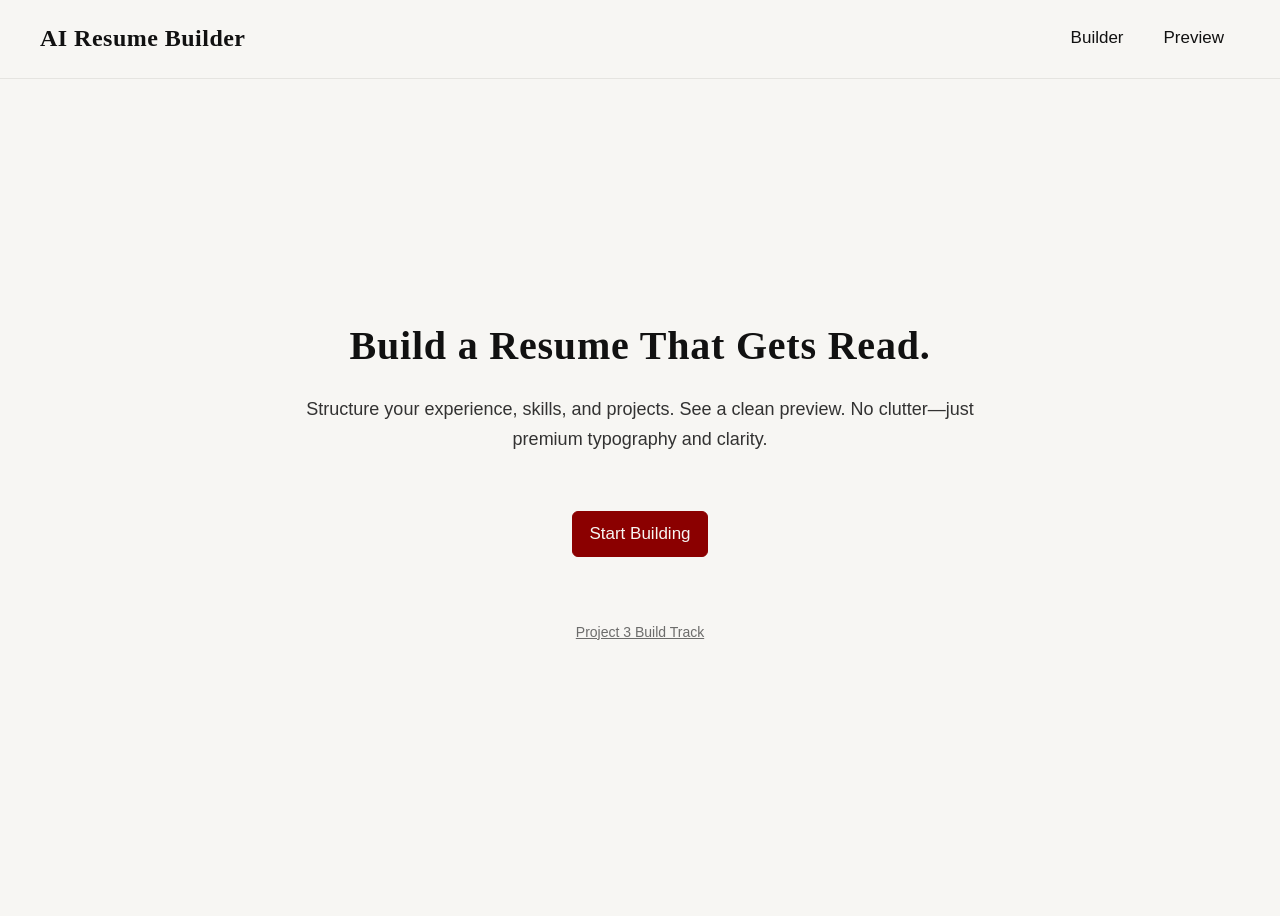
<file: index.html>
<!DOCTYPE html>
<html lang="en">
<head>
  <meta charset="UTF-8">
  <meta http-equiv="refresh" content="0;url=design-system/">
  <title>AI Resume Builder — Redirecting</title>
</head>
<body>
  <p>Redirecting to <a href="design-system/">AI Resume Builder</a>…</p>
</body>
</html>
</file>
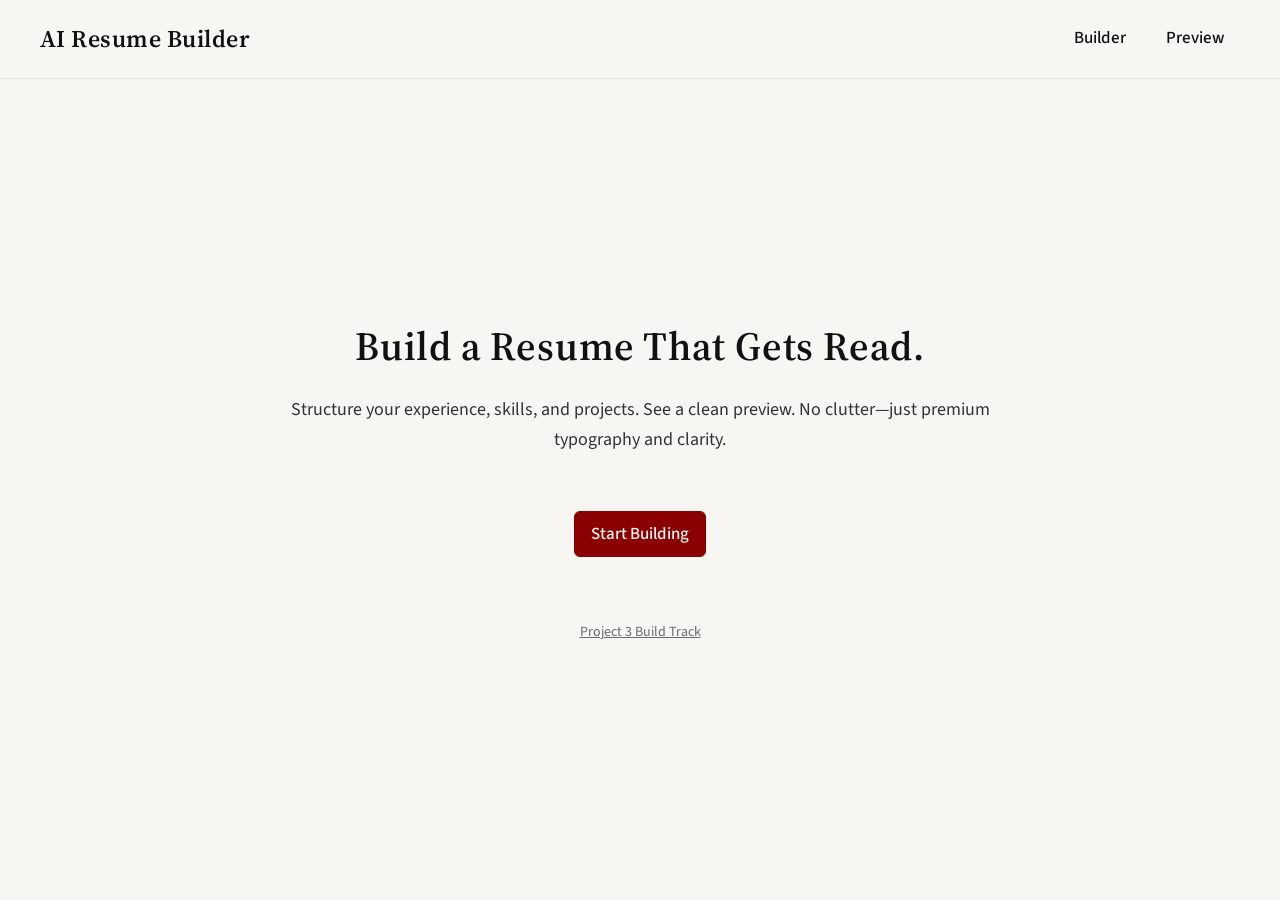
<file: design-system/index.html>
<!DOCTYPE html>
<html lang="en">
<head>
  <meta charset="UTF-8">
  <meta name="viewport" content="width=device-width, initial-scale=1.0">
  <title>AI Resume Builder</title>
  <link rel="stylesheet" href="design-system.css">
  <link rel="stylesheet" href="app.css">
  <link rel="stylesheet" href="resume-app.css">
</head>
<body class="resume-app">

  <nav class="resume-nav" role="navigation">
    <a href="index.html" class="resume-nav__brand">AI Resume Builder</a>
    <ul class="resume-nav__links">
      <li><a href="builder.html">Builder</a></li>
      <li><a href="preview.html">Preview</a></li>
    </ul>
  </nav>

  <main class="resume-home">
    <h1 class="resume-home__headline">Build a Resume That Gets Read.</h1>
    <p class="resume-home__sub">Structure your experience, skills, and projects. See a clean preview. No clutter—just premium typography and clarity.</p>
    <div class="resume-home__cta">
      <a href="builder.html" class="kn-btn kn-btn--primary">Start Building</a>
    </div>
    <p class="resume-home__footer">
      <a href="rb/01-problem.html">Project 3 Build Track</a>
    </p>
  </main>

</body>
</html>
</file>
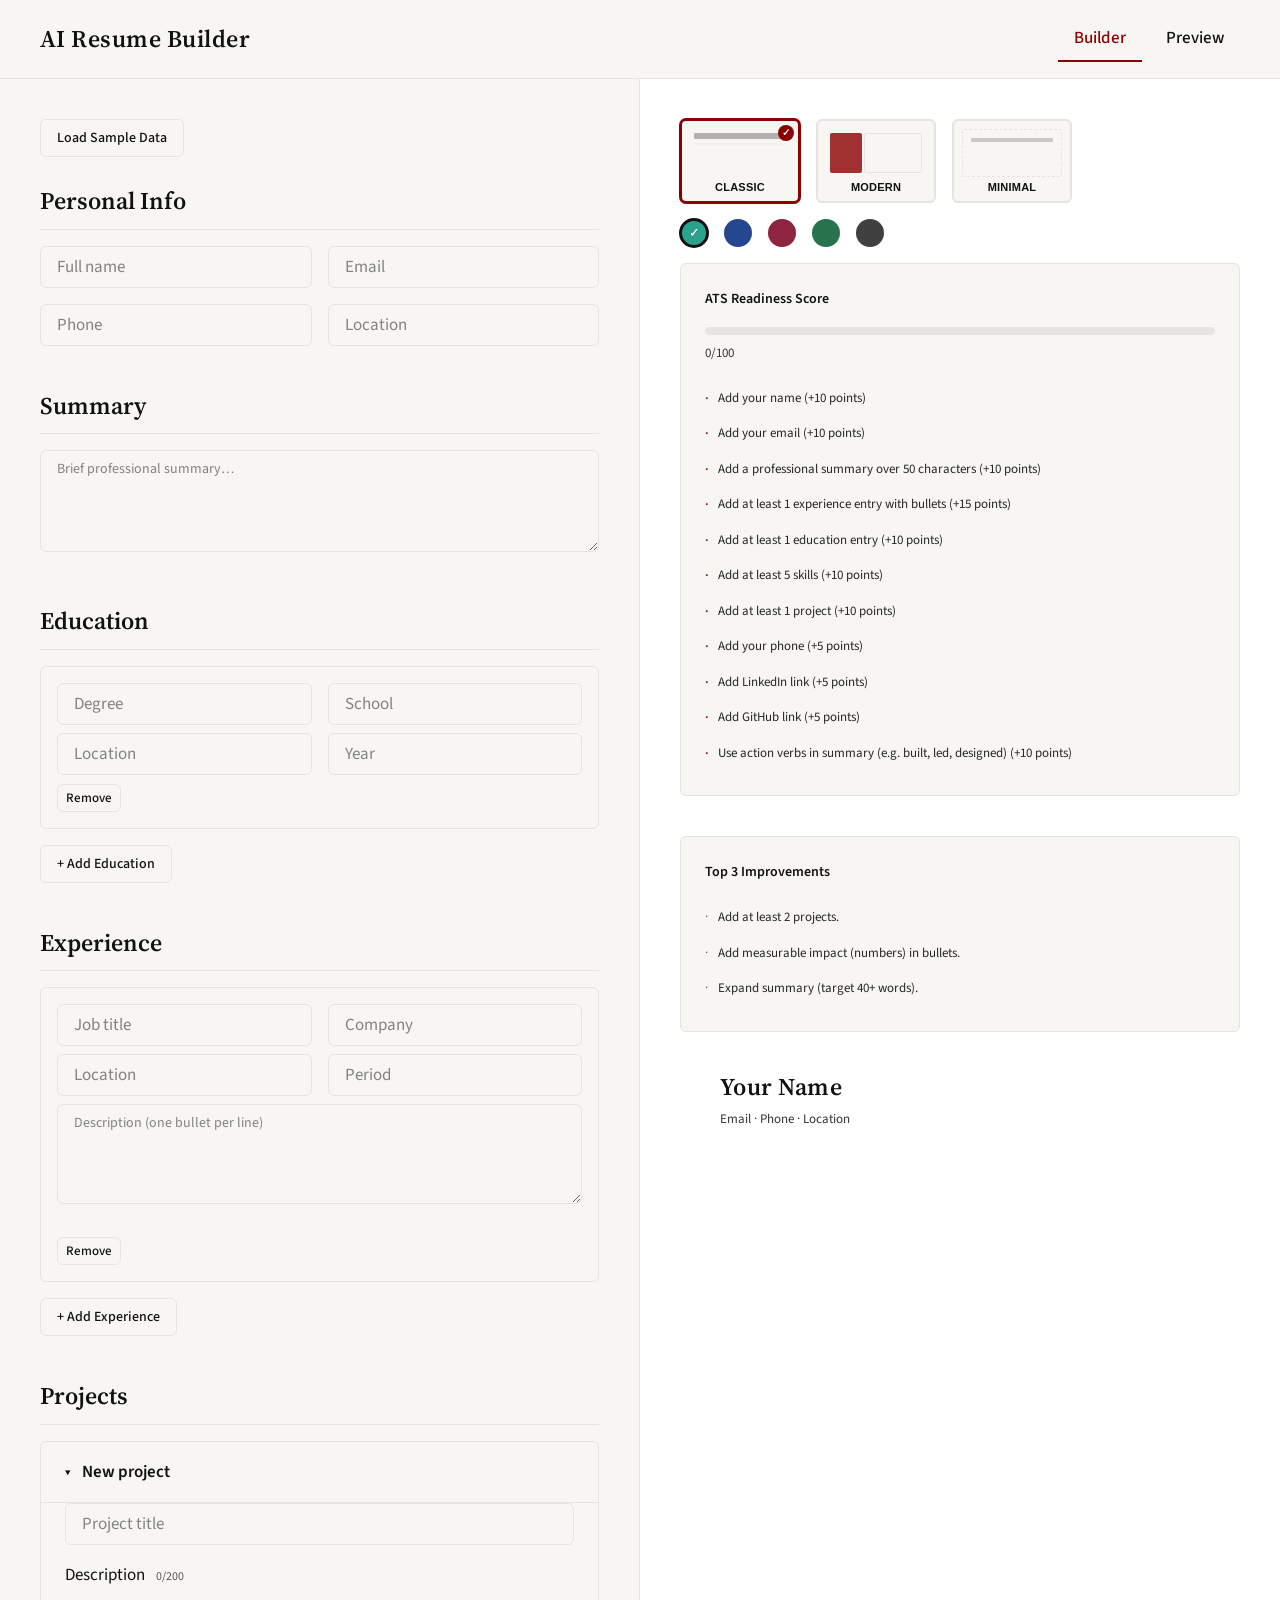
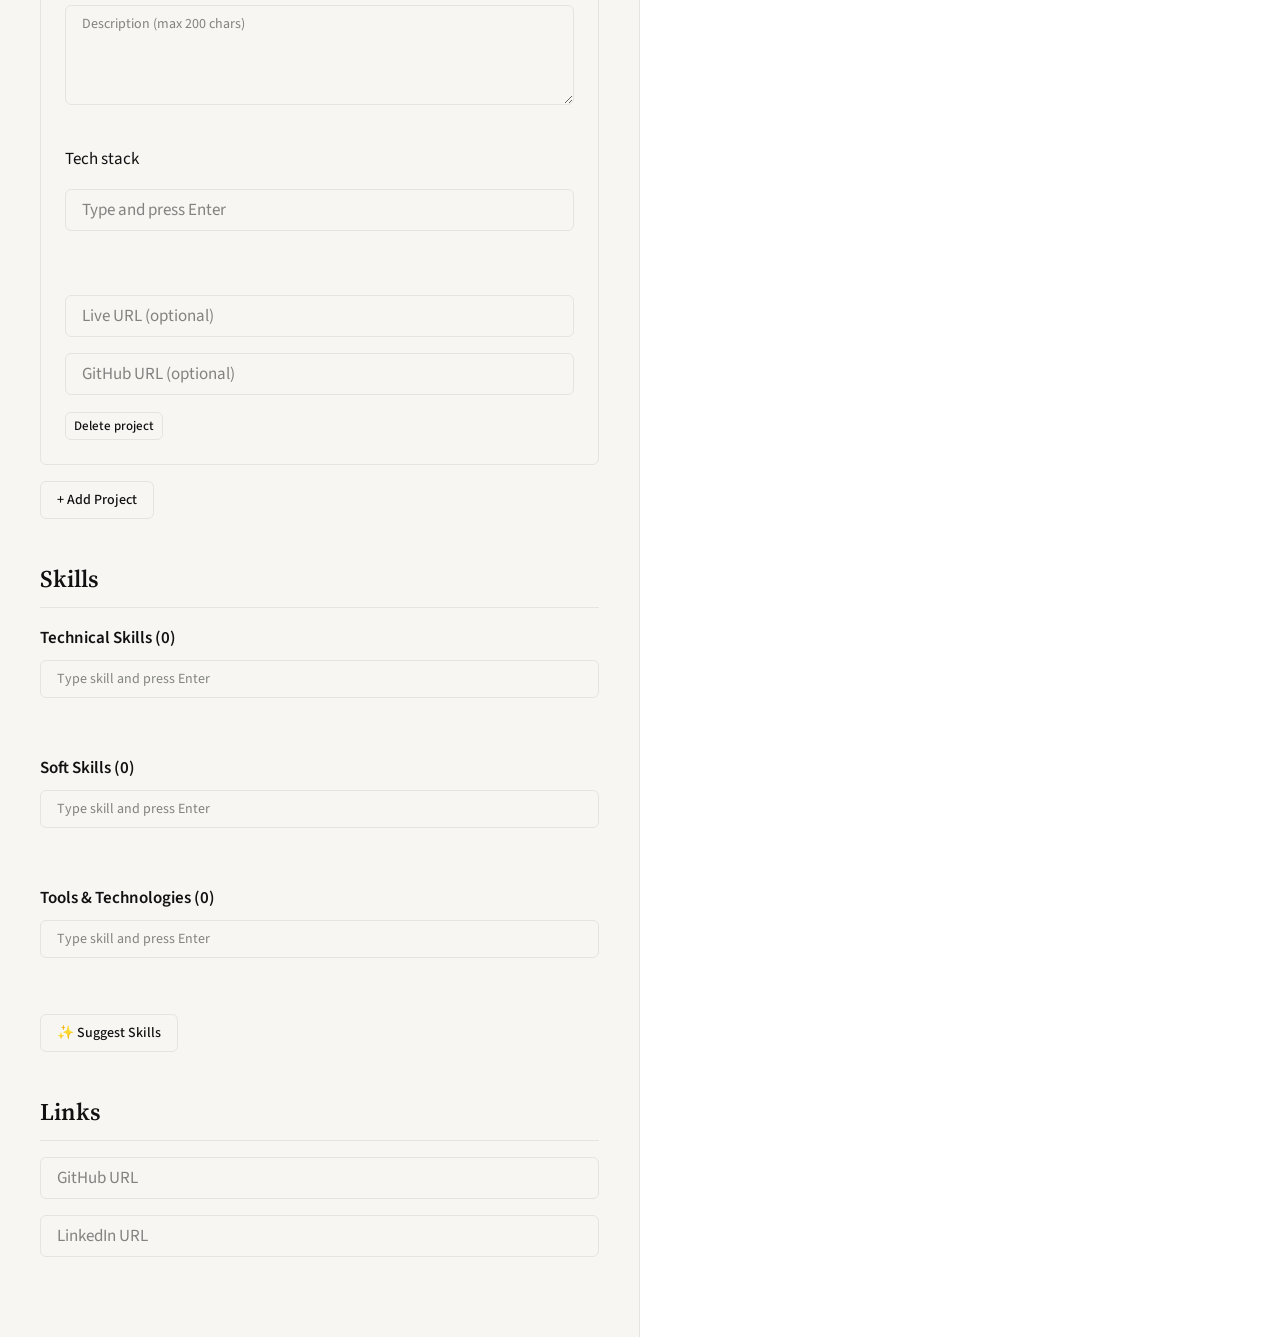
<file: design-system/builder.html>
<!DOCTYPE html>
<html lang="en">
<head>
  <meta charset="UTF-8">
  <meta name="viewport" content="width=device-width, initial-scale=1.0">
  <title>Builder — AI Resume Builder</title>
  <link rel="stylesheet" href="design-system.css">
  <link rel="stylesheet" href="app.css">
  <link rel="stylesheet" href="resume-app.css">
</head>
<body class="resume-app">

  <nav class="resume-nav" role="navigation">
    <a href="index.html" class="resume-nav__brand">AI Resume Builder</a>
    <ul class="resume-nav__links">
      <li><a href="builder.html" class="is-active">Builder</a></li>
      <li><a href="preview.html">Preview</a></li>
    </ul>
  </nav>

  <div class="resume-builder">
    <div class="resume-builder__form">
      <div class="resume-builder__toolbar">
        <button type="button" class="kn-btn kn-btn--secondary" id="load-sample-btn">Load Sample Data</button>
      </div>

      <div class="resume-form-section">
        <h2 class="resume-form-section__title">Personal Info</h2>
        <div class="resume-form-row">
          <input type="text" class="kn-input" id="personal-name" placeholder="Full name">
          <input type="email" class="kn-input" id="personal-email" placeholder="Email">
        </div>
        <div class="resume-form-row">
          <input type="text" class="kn-input" id="personal-phone" placeholder="Phone">
          <input type="text" class="kn-input" id="personal-location" placeholder="Location">
        </div>
      </div>

      <div class="resume-form-section">
        <h2 class="resume-form-section__title">Summary</h2>
        <textarea class="kn-input" id="summary" placeholder="Brief professional summary…" rows="4"></textarea>
      </div>

      <div class="resume-form-section">
        <h2 class="resume-form-section__title">Education</h2>
        <ul class="resume-entries" id="education-list"></ul>
        <div class="resume-form-actions">
          <button type="button" class="kn-btn kn-btn--secondary" id="add-education">+ Add Education</button>
        </div>
      </div>

      <div class="resume-form-section">
        <h2 class="resume-form-section__title">Experience</h2>
        <ul class="resume-entries" id="experience-list"></ul>
        <div class="resume-form-actions">
          <button type="button" class="kn-btn kn-btn--secondary" id="add-experience">+ Add Experience</button>
        </div>
      </div>

      <div class="resume-form-section">
        <h2 class="resume-form-section__title">Projects</h2>
        <div id="projects-list"></div>
        <div class="resume-form-actions">
          <button type="button" class="kn-btn kn-btn--secondary" id="add-project">+ Add Project</button>
        </div>
      </div>

      <div class="resume-form-section">
        <h2 class="resume-form-section__title">Skills</h2>
        <div id="skills-section"></div>
        <div class="resume-form-actions" style="margin-top: var(--kn-space-2);">
          <button type="button" class="kn-btn kn-btn--secondary" id="suggest-skills-btn">✨ Suggest Skills</button>
        </div>
      </div>

      <div class="resume-form-section">
        <h2 class="resume-form-section__title">Links</h2>
        <div class="resume-form-row resume-form-row--single">
          <input type="url" class="kn-input" id="link-github" placeholder="GitHub URL">
        </div>
        <div class="resume-form-row resume-form-row--single">
          <input type="url" class="kn-input" id="link-linkedin" placeholder="LinkedIn URL">
        </div>
      </div>
    </div>

    <aside class="resume-builder__preview">
      <div class="template-picker" role="tablist" aria-label="Resume template">
        <button type="button" class="template-picker__thumb template-picker__thumb--classic" role="tab" data-template="classic" aria-selected="true" title="Classic">
          <span class="template-picker__sketch"></span>
          <span class="template-picker__label">Classic</span>
          <span class="template-picker__check" aria-hidden="true">✓</span>
        </button>
        <button type="button" class="template-picker__thumb template-picker__thumb--modern" role="tab" data-template="modern" aria-selected="false" title="Modern">
          <span class="template-picker__sketch"></span>
          <span class="template-picker__label">Modern</span>
          <span class="template-picker__check" aria-hidden="true">✓</span>
        </button>
        <button type="button" class="template-picker__thumb template-picker__thumb--minimal" role="tab" data-template="minimal" aria-selected="false" title="Minimal">
          <span class="template-picker__sketch"></span>
          <span class="template-picker__label">Minimal</span>
          <span class="template-picker__check" aria-hidden="true">✓</span>
        </button>
      </div>
      <div class="color-theme-picker" aria-label="Accent color">
        <button type="button" class="color-theme-picker__swatch" data-color="teal" title="Teal" style="background: hsl(168, 60%, 40%);"><span class="color-theme-picker__check" aria-hidden="true">✓</span></button>
        <button type="button" class="color-theme-picker__swatch" data-color="navy" title="Navy" style="background: hsl(220, 60%, 35%);"><span class="color-theme-picker__check" aria-hidden="true">✓</span></button>
        <button type="button" class="color-theme-picker__swatch" data-color="burgundy" title="Burgundy" style="background: hsl(345, 60%, 35%);"><span class="color-theme-picker__check" aria-hidden="true">✓</span></button>
        <button type="button" class="color-theme-picker__swatch" data-color="forest" title="Forest" style="background: hsl(150, 50%, 30%);"><span class="color-theme-picker__check" aria-hidden="true">✓</span></button>
        <button type="button" class="color-theme-picker__swatch" data-color="charcoal" title="Charcoal" style="background: hsl(0, 0%, 25%);"><span class="color-theme-picker__check" aria-hidden="true">✓</span></button>
      </div>
      <div class="ats-block" id="ats-block">
        <p class="ats-score__label">ATS Readiness Score</p>
        <div class="ats-score__meter-wrap">
          <div class="ats-score__meter" id="ats-meter" role="progressbar" aria-valuenow="0" aria-valuemin="0" aria-valuemax="100"></div>
        </div>
        <p class="ats-score__value"><span id="ats-score-value">0</span>/100</p>
        <ul class="ats-suggestions" id="ats-suggestions" aria-label="Suggestions to improve ATS score"></ul>
      </div>
      <div class="improvement-panel" id="improvement-panel">
        <p class="improvement-panel__title">Top 3 Improvements</p>
        <ul class="improvement-panel__list" id="improvement-list"></ul>
      </div>
      <div id="live-preview-wrap" data-template="classic">
        <div id="live-preview"></div>
      </div>
    </aside>
  </div>

  <script src="resume-app.js"></script>
  <script>
    (function () {
      var RA = window.ResumeApp;
      if (!RA) return;

      var previewEl = document.getElementById('live-preview');

      function getDataFromForm() {
        var data = RA.getEmptyResume();
        data.personal.name = (document.getElementById('personal-name') && document.getElementById('personal-name').value) || '';
        data.personal.email = (document.getElementById('personal-email') && document.getElementById('personal-email').value) || '';
        data.personal.phone = (document.getElementById('personal-phone') && document.getElementById('personal-phone').value) || '';
        data.personal.location = (document.getElementById('personal-location') && document.getElementById('personal-location').value) || '';
        data.summary = (document.getElementById('summary') && document.getElementById('summary').value) || '';
        data.skills = getSkillsFromForm();
        data.links.github = (document.getElementById('link-github') && document.getElementById('link-github').value) || '';
        data.links.linkedin = (document.getElementById('link-linkedin') && document.getElementById('link-linkedin').value) || '';
        data.education = getEducationFromForm();
        data.experience = getExperienceFromForm();
        data.projects = getProjectsFromForm();
        return data;
      }

      function getEducationFromForm() {
        var items = [];
        document.querySelectorAll('#education-list .resume-entry').forEach(function (el) {
          items.push({
            degree: (el.querySelector('.ed-degree') && el.querySelector('.ed-degree').value) || '',
            school: (el.querySelector('.ed-school') && el.querySelector('.ed-school').value) || '',
            location: (el.querySelector('.ed-location') && el.querySelector('.ed-location').value) || '',
            year: (el.querySelector('.ed-year') && el.querySelector('.ed-year').value) || ''
          });
        });
        return items;
      }

      function getExperienceFromForm() {
        var items = [];
        document.querySelectorAll('#experience-list .resume-entry').forEach(function (el) {
          items.push({
            title: (el.querySelector('.exp-title') && el.querySelector('.exp-title').value) || '',
            company: (el.querySelector('.exp-company') && el.querySelector('.exp-company').value) || '',
            location: (el.querySelector('.exp-location') && el.querySelector('.exp-location').value) || '',
            period: (el.querySelector('.exp-period') && el.querySelector('.exp-period').value) || '',
            description: (el.querySelector('.exp-desc') && el.querySelector('.exp-desc').value) || ''
          });
        });
        return items;
      }

      function getSkillsFromForm() {
        function getPills(containerId) {
          var el = document.getElementById(containerId);
          if (!el) return [];
          var pills = el.querySelectorAll('.skill-pill');
          var arr = [];
          pills.forEach(function (p) {
            var t = (p.getAttribute('data-skill') || p.textContent || '').replace(/\s*×\s*$/, '').trim();
            if (t) arr.push(t);
          });
          return arr;
        }
        return {
          technical: getPills('skills-technical-pills'),
          softSkills: getPills('skills-soft-pills'),
          tools: getPills('skills-tools-pills')
        };
      }

      function getProjectsFromForm() {
        var items = [];
        document.querySelectorAll('#projects-list .project-accordion').forEach(function (el) {
          var techStack = [];
          (el.querySelectorAll('.proj-tech-pill') || []).forEach(function (p) {
            var t = (p.getAttribute('data-tech') || p.textContent || '').replace(/\s*×\s*$/, '').trim();
            if (t) techStack.push(t);
          });
          items.push({
            name: (el.querySelector('.proj-name') && el.querySelector('.proj-name').value) || '',
            description: (el.querySelector('.proj-desc') && el.querySelector('.proj-desc').value) || '',
            techStack: techStack,
            liveUrl: (el.querySelector('.proj-live-url') && el.querySelector('.proj-live-url').value) || '',
            githubUrl: (el.querySelector('.proj-github-url') && el.querySelector('.proj-github-url').value) || ''
          });
        });
        return items;
      }

      function setFormFromData(data) {
        var p = data.personal || {};
        setVal('personal-name', p.name);
        setVal('personal-email', p.email);
        setVal('personal-phone', p.phone);
        setVal('personal-location', p.location);
        setVal('summary', data.summary || '');
        setVal('link-github', (data.links && data.links.github) || '');
        setVal('link-linkedin', (data.links && data.links.linkedin) || '');
        renderEducationList(data.education || []);
        renderExperienceList(data.experience || []);
        renderSkillsSection(data.skills || { technical: [], softSkills: [], tools: [] });
        renderProjectsList(data.projects || []);
      }

      function setVal(id, val) {
        var el = document.getElementById(id);
        if (el) el.value = val;
      }

      function renderEducationList(items) {
        var list = document.getElementById('education-list');
        if (!list) return;
        list.innerHTML = '';
        (items.length ? items : [{ degree: '', school: '', location: '', year: '' }]).forEach(function (e, i) {
          var li = document.createElement('li');
          li.className = 'resume-entry';
          li.innerHTML = '<div class="resume-entry__row"><input type="text" class="kn-input ed-degree" placeholder="Degree"><input type="text" class="kn-input ed-school" placeholder="School"></div>' +
            '<div class="resume-entry__row"><input type="text" class="kn-input ed-location" placeholder="Location"><input type="text" class="kn-input ed-year" placeholder="Year"></div>' +
            '<div class="resume-entry__actions"><button type="button" class="kn-btn kn-btn--secondary remove-ed">Remove</button></div>';
          li.querySelector('.ed-degree').value = e.degree || '';
          li.querySelector('.ed-school').value = e.school || '';
          li.querySelector('.ed-location').value = e.location || '';
          li.querySelector('.ed-year').value = e.year || '';
          list.appendChild(li);
        });
        bindListEvents('education-list', '.remove-ed', renderEducationList, getEducationFromForm, addEducationRow);
      }

      function addEducationRow() {
        var list = document.getElementById('education-list');
        if (!list) return;
        var items = getEducationFromForm();
        items.push({ degree: '', school: '', location: '', year: '' });
        renderEducationList(items);
        sync();
      }

      function renderExperienceList(items) {
        var list = document.getElementById('experience-list');
        if (!list) return;
        list.innerHTML = '';
        (items.length ? items : [{ title: '', company: '', location: '', period: '', description: '' }]).forEach(function (e) {
          var li = document.createElement('li');
          li.className = 'resume-entry';
          li.innerHTML = '<div class="resume-entry__row"><input type="text" class="kn-input exp-title" placeholder="Job title"><input type="text" class="kn-input exp-company" placeholder="Company"></div>' +
            '<div class="resume-entry__row"><input type="text" class="kn-input exp-location" placeholder="Location"><input type="text" class="kn-input exp-period" placeholder="Period"></div>' +
            '<div class="resume-entry__row resume-entry__row--full"><textarea class="kn-input exp-desc" placeholder="Description (one bullet per line)" rows="2"></textarea><div class="bullet-guidance" aria-live="polite"></div></div>' +
            '<div class="resume-entry__actions"><button type="button" class="kn-btn kn-btn--secondary remove-exp">Remove</button></div>';
          li.querySelector('.exp-title').value = e.title || '';
          li.querySelector('.exp-company').value = e.company || '';
          li.querySelector('.exp-location').value = e.location || '';
          li.querySelector('.exp-period').value = e.period || '';
          li.querySelector('.exp-desc').value = e.description || '';
          list.appendChild(li);
        });
        bindListEvents('experience-list', '.remove-exp', renderExperienceList, getExperienceFromForm, addExperienceRow);
      }

      function addExperienceRow() {
        var items = getExperienceFromForm();
        items.push({ title: '', company: '', location: '', period: '', description: '' });
        renderExperienceList(items);
        sync();
      }

      function renderSkillsSection(skills) {
        var section = document.getElementById('skills-section');
        if (!section) return;
        var sk = skills && typeof skills === 'object' ? skills : { technical: [], softSkills: [], tools: [] };
        var categories = [
          { id: 'technical', label: 'Technical Skills', key: 'technical', pillsId: 'skills-technical-pills', inputId: 'skills-technical-input' },
          { id: 'soft', label: 'Soft Skills', key: 'softSkills', pillsId: 'skills-soft-pills', inputId: 'skills-soft-input' },
          { id: 'tools', label: 'Tools & Technologies', key: 'tools', pillsId: 'skills-tools-pills', inputId: 'skills-tools-input' }
        ];
        section.innerHTML = categories.map(function (cat) {
          var arr = sk[cat.key] || [];
          var pillsHtml = arr.map(function (s) { return '<span class="skill-pill" data-skill="' + RA.escapeHtml(s) + '">' + RA.escapeHtml(s) + ' <button type="button" class="skill-pill-remove" aria-label="Remove">×</button></span>'; }).join('');
          return '<div class="skill-group"><span class="skill-group__label">' + RA.escapeHtml(cat.label) + ' (' + arr.length + ')</span>' +
            '<div class="skill-tag-row"><input type="text" class="kn-input skill-tag-input" id="' + cat.inputId + '" data-category="' + cat.key + '" placeholder="Type skill and press Enter" maxlength="80">' +
            '</div><div class="skill-pills" id="' + cat.pillsId + '">' + pillsHtml + '</div></div>';
        }).join('');
        categories.forEach(function (cat) {
          var input = document.getElementById(cat.inputId);
          var pillsEl = document.getElementById(cat.pillsId);
          if (input) {
            input.onkeydown = function (e) {
              if (e.key === 'Enter') {
                e.preventDefault();
                var val = (input.value || '').trim();
                if (!val) return;
                var data = getDataFromForm();
                var arr = (data.skills && data.skills[cat.key]) ? data.skills[cat.key].slice() : [];
                if (arr.indexOf(val) === -1) arr.push(val);
                data.skills = data.skills || { technical: [], softSkills: [], tools: [] };
                data.skills[cat.key] = arr;
                RA.setResumeData(data);
                renderSkillsSection(data.skills);
                sync();
                input.value = '';
              }
            };
          }
          if (pillsEl) {
            pillsEl.querySelectorAll('.skill-pill-remove').forEach(function (btn) {
              btn.onclick = function () {
                var pill = btn.closest('.skill-pill');
                var skill = pill ? (pill.getAttribute('data-skill') || pill.textContent.replace(/\s*×\s*$/, '').trim()) : '';
                if (!skill) return;
                var data = getDataFromForm();
                var arr = ((data.skills && data.skills[cat.key]) ? data.skills[cat.key] : []).filter(function (s) { return s !== skill; });
                data.skills = data.skills || { technical: [], softSkills: [], tools: [] };
                data.skills[cat.key] = arr;
                RA.setResumeData(data);
                renderSkillsSection(data.skills);
                sync();
              };
            });
          }
        });
      }

      function renderProjectsList(items) {
        var list = document.getElementById('projects-list');
        if (!list) return;
        list.innerHTML = '';
        (items.length ? items : [{ name: '', description: '', techStack: [], liveUrl: '', githubUrl: '' }]).forEach(function (e, idx) {
          var techPills = (e.techStack || []).map(function (t) { return '<span class="skill-pill proj-tech-pill" data-tech="' + RA.escapeHtml(t) + '">' + RA.escapeHtml(t) + ' <button type="button" class="skill-pill-remove" aria-label="Remove">×</button></span>'; }).join('');
          var title = (e.name || '').trim() || 'New project';
          var div = document.createElement('div');
          div.className = 'project-accordion';
          div.innerHTML = '<details class="project-accordion__details" open="' + (idx === 0 ? 'open' : '') + '">' +
            '<summary class="project-accordion__header">' + RA.escapeHtml(title) + '</summary>' +
            '<div class="project-accordion__body">' +
            '<div class="resume-entry__row resume-entry__row--full"><input type="text" class="kn-input proj-name" placeholder="Project title" value="' + RA.escapeHtml(e.name || '') + '"></div>' +
            '<div class="resume-entry__row resume-entry__row--full"><label class="form-label">Description <span class="desc-char-count">0/200</span></label><textarea class="kn-input proj-desc" placeholder="Description (max 200 chars)" rows="2" maxlength="200"></textarea><div class="bullet-guidance" aria-live="polite"></div></div>' +
            '<div class="resume-entry__row resume-entry__row--full"><label class="form-label">Tech stack</label><input type="text" class="kn-input proj-tech-input" placeholder="Type and press Enter" maxlength="60"><div class="skill-pills proj-tech-pills" id="proj-tech-pills-' + idx + '">' + techPills + '</div></div>' +
            '<div class="resume-entry__row resume-entry__row--full"><input type="url" class="kn-input proj-live-url" placeholder="Live URL (optional)" value="' + RA.escapeHtml(e.liveUrl || '') + '"></div>' +
            '<div class="resume-entry__row resume-entry__row--full"><input type="url" class="kn-input proj-github-url" placeholder="GitHub URL (optional)" value="' + RA.escapeHtml(e.githubUrl || '') + '"></div>' +
            '<div class="resume-entry__actions"><button type="button" class="kn-btn kn-btn--secondary remove-proj">Delete project</button></div>' +
            '</div></details>';
          var nameInput = div.querySelector('.proj-name');
          var descInput = div.querySelector('.proj-desc');
          if (nameInput) nameInput.value = e.name || '';
          if (descInput) {
            descInput.value = (e.description || '').slice(0, 200);
            var updateCount = function () { var c = descInput.closest('.project-accordion').querySelector('.desc-char-count'); if (c) c.textContent = descInput.value.length + '/200'; };
            updateCount();
            descInput.oninput = function () { updateCount(); sync(); };
          }
          if (nameInput) {
            nameInput.oninput = function () {
              sync();
              var sum = div.querySelector('summary');
              if (sum) sum.textContent = (nameInput.value || '').trim() || 'New project';
            };
          }
          div.querySelectorAll('.skill-pill-remove').forEach(function (btn) {
            btn.onclick = function () {
              var pill = btn.closest('.proj-tech-pill');
              if (!pill) return;
              var tech = pill.getAttribute('data-tech') || pill.textContent.replace(/\s*×\s*$/, '').trim();
              var items = getProjectsFromForm();
              var proj = items[idx] || {};
              proj.techStack = (proj.techStack || []).filter(function (t) { return t !== tech; });
              items[idx] = proj;
              var data = getDataFromForm();
              data.projects = items;
              RA.setResumeData(data);
              renderProjectsList(data.projects);
              sync();
            };
          });
          var techInput = div.querySelector('.proj-tech-input');
          if (techInput) {
            techInput.onkeydown = function (ev) {
              if (ev.key === 'Enter') {
                ev.preventDefault();
                var val = (techInput.value || '').trim();
                if (!val) return;
                var items = getProjectsFromForm();
                var proj = items[idx] || { name: '', description: '', techStack: [], liveUrl: '', githubUrl: '' };
                proj.techStack = proj.techStack || [];
                if (proj.techStack.indexOf(val) === -1) proj.techStack.push(val);
                items[idx] = proj;
                var data = getDataFromForm();
                data.projects = items;
                RA.setResumeData(data);
                renderProjectsList(data.projects);
                sync();
                techInput.value = '';
              }
            };
          }
          div.querySelector('.remove-proj').onclick = function () {
            var items = getProjectsFromForm();
            if (items.length <= 1) return;
            items.splice(idx, 1);
            var data = getDataFromForm();
            data.projects = items;
            RA.setResumeData(data);
            renderProjectsList(data.projects);
            sync();
          };
          list.appendChild(div);
        });
        list.querySelectorAll('.proj-name, .proj-desc, .proj-live-url, .proj-github-url').forEach(function (el) {
          el.oninput = sync;
        });
        list.querySelectorAll('summary').forEach(function (s) {
          s.onclick = function () { setTimeout(function () { sync(); }, 0); };
        });
        updateBulletGuidance();
      }

      function addProjectRow() {
        var items = getProjectsFromForm();
        items.push({ name: '', description: '', techStack: [], liveUrl: '', githubUrl: '' });
        var data = getDataFromForm();
        data.projects = items;
        RA.setResumeData(data);
        renderProjectsList(data.projects);
        sync();
      }

      function bindListEvents(listId, removeSelector, renderFn, getItemsFn, addFn) {
        var list = document.getElementById(listId);
        if (!list) return;
        list.querySelectorAll(removeSelector).forEach(function (btn) {
          btn.onclick = function () {
            var items = getItemsFn();
            if (items.length <= 1) return;
            var idx = Array.prototype.indexOf.call(list.children, btn.closest('.resume-entry'));
            items.splice(idx, 1);
            renderFn(items);
            sync();
          };
        });
        list.querySelectorAll('input, textarea').forEach(function (input) {
          input.oninput = sync;
        });
      }

      function updateATS(data) {
        var result = RA.computeATSScore(data);
        var score = result.score;
        var band = RA.getATSBand(score);
        var suggestions = result.suggestions || [];
        var valueEl = document.getElementById('ats-score-value');
        var meterEl = document.getElementById('ats-meter');
        var listEl = document.getElementById('ats-suggestions');
        var blockEl = document.getElementById('ats-block');
        if (valueEl) valueEl.textContent = score;
        if (meterEl) {
          meterEl.style.width = score + '%';
          meterEl.setAttribute('aria-valuenow', score);
        }
        if (blockEl) {
          blockEl.classList.remove('ats-block--low', 'ats-block--medium', 'ats-block--high');
          blockEl.classList.add('ats-block--' + band.level);
        }
        if (listEl) {
          listEl.innerHTML = suggestions.map(function (s) {
            return '<li class="ats-suggestions__item">' + RA.escapeHtml(s) + '</li>';
          }).join('');
        }
      }

      function updateImprovements(data) {
        var list = RA.getTopImprovements(data);
        var listEl = document.getElementById('improvement-list');
        if (!listEl) return;
        listEl.innerHTML = list.map(function (s) {
          return '<li class="improvement-panel__item">' + RA.escapeHtml(s) + '</li>';
        }).join('');
      }

      function updateBulletGuidance() {
        document.querySelectorAll('.exp-desc').forEach(function (ta) {
          var guidance = ta.nextElementSibling;
          if (!guidance || !guidance.classList.contains('bullet-guidance')) return;
          var g = RA.getBulletGuidance(ta.value);
          var parts = [];
          if (g.needActionVerb) parts.push('Start with a strong action verb.');
          if (g.needNumber) parts.push('Add measurable impact (numbers).');
          guidance.textContent = parts.length ? parts.join(' ') : '';
          guidance.className = 'bullet-guidance' + (parts.length ? ' bullet-guidance--visible' : '');
        });
        document.querySelectorAll('.proj-desc').forEach(function (ta) {
          var guidance = ta.nextElementSibling;
          if (!guidance || !guidance.classList.contains('bullet-guidance')) return;
          var g = RA.getBulletGuidance(ta.value);
          var parts = [];
          if (g.needActionVerb) parts.push('Start with a strong action verb.');
          if (g.needNumber) parts.push('Add measurable impact (numbers).');
          guidance.textContent = parts.length ? parts.join(' ') : '';
          guidance.className = 'bullet-guidance' + (parts.length ? ' bullet-guidance--visible' : '');
        });
      }

      function applyTemplate(key) {
        var wrap = document.getElementById('live-preview-wrap');
        if (wrap) wrap.setAttribute('data-template', key);
        document.querySelectorAll('.template-picker__thumb').forEach(function (btn) {
          var isSelected = btn.getAttribute('data-template') === key;
          btn.classList.toggle('template-picker__thumb--active', isSelected);
          btn.setAttribute('aria-selected', isSelected ? 'true' : 'false');
        });
        RA.renderLivePreview(RA.getResumeData(), previewEl);
      }

      function applyTheme(colorKey) {
        var wrap = document.getElementById('live-preview-wrap');
        if (wrap) wrap.style.setProperty('--resume-accent', RA.getThemeColorHsl(colorKey));
        document.querySelectorAll('.color-theme-picker__swatch').forEach(function (btn) {
          btn.classList.toggle('color-theme-picker__swatch--active', btn.getAttribute('data-color') === colorKey);
        });
      }

      function sync() {
        var data = getDataFromForm();
        RA.setResumeData(data);
        RA.renderLivePreview(data, previewEl);
        updateATS(data);
        updateImprovements(data);
        updateBulletGuidance();
      }

      document.getElementById('add-education').onclick = addEducationRow;
      document.getElementById('add-experience').onclick = addExperienceRow;
      document.getElementById('add-project').onclick = addProjectRow;

      document.getElementById('suggest-skills-btn').onclick = function () {
        var btn = document.getElementById('suggest-skills-btn');
        btn.disabled = true;
        btn.textContent = 'Loading...';
        setTimeout(function () {
          var suggested = RA.getSuggestedSkills();
          var data = getDataFromForm();
          data.skills = data.skills || { technical: [], softSkills: [], tools: [] };
          ['technical', 'softSkills', 'tools'].forEach(function (key) {
            var current = data.skills[key] || [];
            var add = suggested[key] || [];
            add.forEach(function (s) {
              if (current.indexOf(s) === -1) current.push(s);
            });
            data.skills[key] = current;
          });
          RA.setResumeData(data);
          renderSkillsSection(data.skills);
          sync();
          btn.disabled = false;
          btn.textContent = '✨ Suggest Skills';
        }, 1000);
      };

      ['personal-name', 'personal-email', 'personal-phone', 'personal-location', 'summary', 'skills', 'link-github', 'link-linkedin'].forEach(function (id) {
        var el = document.getElementById(id);
        if (el) el.oninput = sync;
      });

      document.getElementById('load-sample-btn').onclick = function () {
        var sample = RA.getSampleResume();
        RA.setResumeData(sample);
        setFormFromData(sample);
        RA.renderLivePreview(sample, previewEl);
        updateATS(sample);
        updateImprovements(sample);
        updateBulletGuidance();
      };

      document.querySelectorAll('.template-picker__thumb').forEach(function (btn) {
        btn.onclick = function () {
          var key = btn.getAttribute('data-template');
          if (!key) return;
          RA.setTemplate(key);
          applyTemplate(key);
        };
      });

      document.querySelectorAll('.color-theme-picker__swatch').forEach(function (btn) {
        btn.onclick = function () {
          var colorKey = btn.getAttribute('data-color');
          if (!colorKey) return;
          RA.setThemeColor(colorKey);
          applyTheme(colorKey);
        };
      });

      var initialData = RA.getResumeData();
      setFormFromData(initialData);
      applyTemplate(RA.getTemplate());
      applyTheme(RA.getThemeColor());
      updateATS(initialData);
      updateImprovements(initialData);
      updateBulletGuidance();
    })();
  </script>
</body>
</html>
</file>
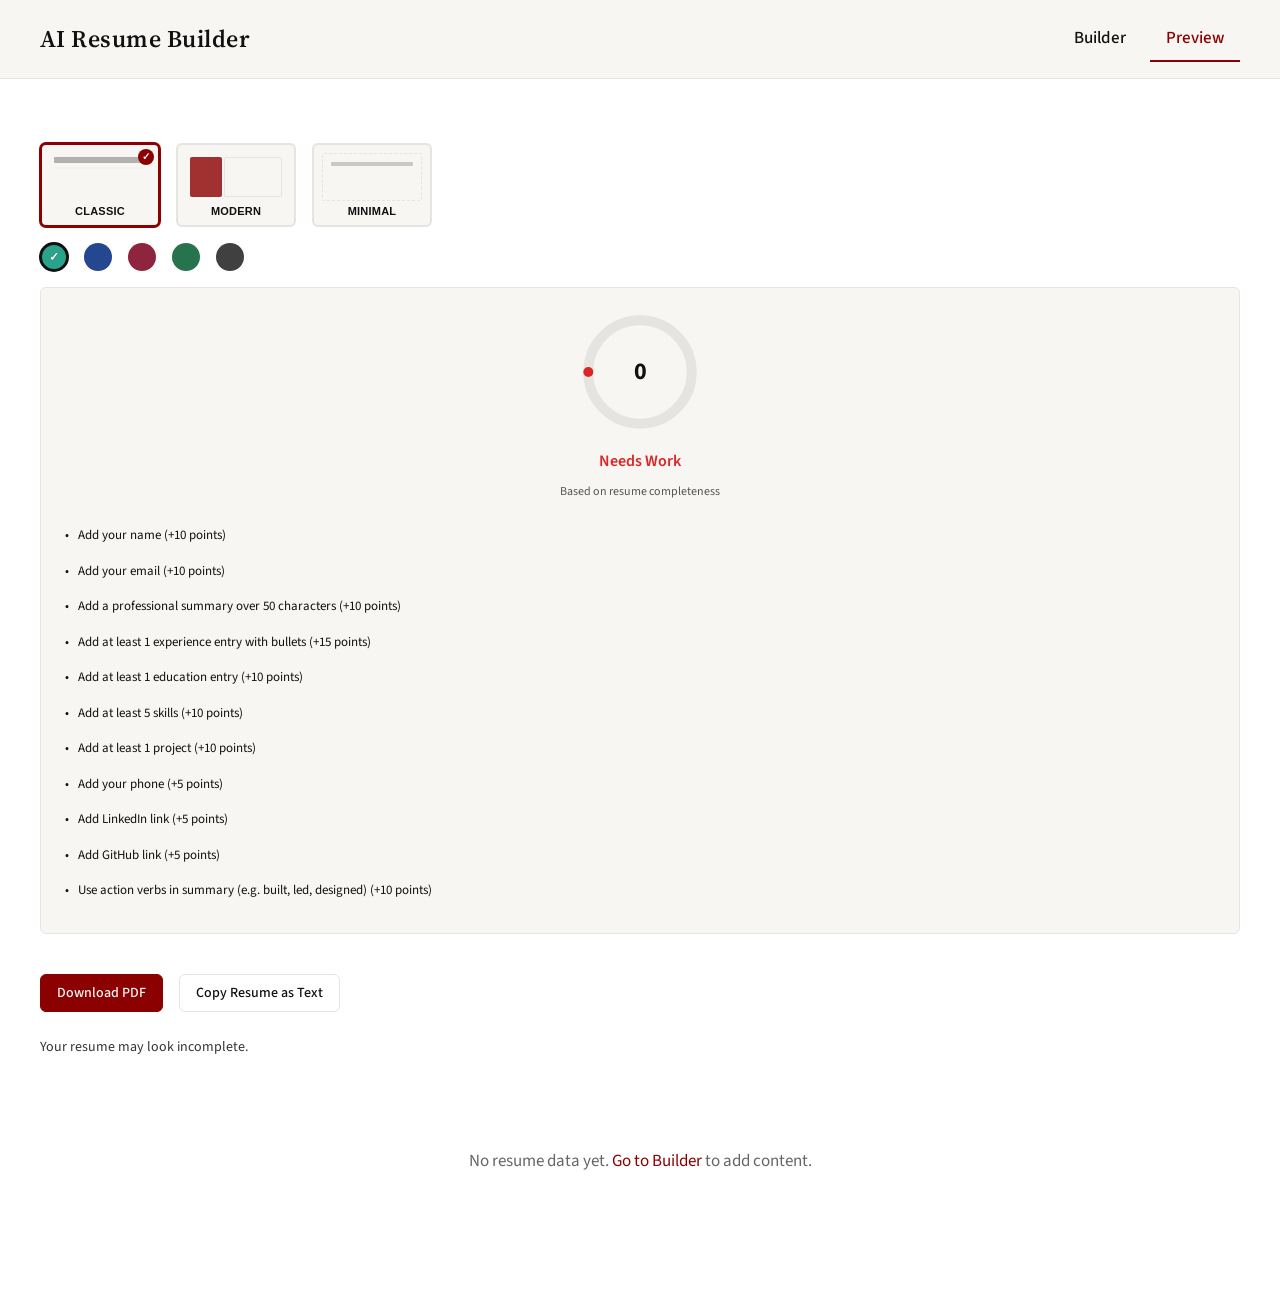
<file: design-system/preview.html>
<!DOCTYPE html>
<html lang="en">
<head>
  <meta charset="UTF-8">
  <meta name="viewport" content="width=device-width, initial-scale=1.0">
  <title>Preview — AI Resume Builder</title>
  <link rel="stylesheet" href="design-system.css">
  <link rel="stylesheet" href="app.css">
  <link rel="stylesheet" href="resume-app.css">
</head>
<body class="resume-app">

  <nav class="resume-nav no-print" role="navigation">
    <a href="index.html" class="resume-nav__brand">AI Resume Builder</a>
    <ul class="resume-nav__links">
      <li><a href="builder.html">Builder</a></li>
      <li><a href="preview.html" class="is-active">Preview</a></li>
    </ul>
  </nav>

  <main class="resume-preview-page">
    <div class="template-picker template-picker--preview no-print" role="tablist" aria-label="Resume template">
      <button type="button" class="template-picker__thumb template-picker__thumb--classic" role="tab" data-template="classic" aria-selected="true" title="Classic">
        <span class="template-picker__sketch"></span>
        <span class="template-picker__label">Classic</span>
        <span class="template-picker__check" aria-hidden="true">✓</span>
      </button>
      <button type="button" class="template-picker__thumb template-picker__thumb--modern" role="tab" data-template="modern" aria-selected="false" title="Modern">
        <span class="template-picker__sketch"></span>
        <span class="template-picker__label">Modern</span>
        <span class="template-picker__check" aria-hidden="true">✓</span>
      </button>
      <button type="button" class="template-picker__thumb template-picker__thumb--minimal" role="tab" data-template="minimal" aria-selected="false" title="Minimal">
        <span class="template-picker__sketch"></span>
        <span class="template-picker__label">Minimal</span>
        <span class="template-picker__check" aria-hidden="true">✓</span>
      </button>
    </div>
    <div class="color-theme-picker color-theme-picker--preview no-print" aria-label="Accent color">
      <button type="button" class="color-theme-picker__swatch" data-color="teal" title="Teal" style="background: hsl(168, 60%, 40%);"><span class="color-theme-picker__check" aria-hidden="true">✓</span></button>
      <button type="button" class="color-theme-picker__swatch" data-color="navy" title="Navy" style="background: hsl(220, 60%, 35%);"><span class="color-theme-picker__check" aria-hidden="true">✓</span></button>
      <button type="button" class="color-theme-picker__swatch" data-color="burgundy" title="Burgundy" style="background: hsl(345, 60%, 35%);"><span class="color-theme-picker__check" aria-hidden="true">✓</span></button>
      <button type="button" class="color-theme-picker__swatch" data-color="forest" title="Forest" style="background: hsl(150, 50%, 30%);"><span class="color-theme-picker__check" aria-hidden="true">✓</span></button>
      <button type="button" class="color-theme-picker__swatch" data-color="charcoal" title="Charcoal" style="background: hsl(0, 0%, 25%);"><span class="color-theme-picker__check" aria-hidden="true">✓</span></button>
    </div>
    <div class="ats-preview no-print" id="ats-preview" aria-label="ATS Resume Score">
      <div class="ats-circle-wrap">
        <div class="ats-circle" id="ats-circle">
          <svg class="ats-circle__svg" viewBox="0 0 36 36" aria-hidden="true">
            <path class="ats-circle__bg" d="M18 2.5 a 15.5 15.5 0 0 1 0 31 a 15.5 15.5 0 0 1 0 -31" />
            <path class="ats-circle__fill" id="ats-circle-fill" d="M18 2.5 a 15.5 15.5 0 0 1 0 31 a 15.5 15.5 0 0 1 0 -31" />
          </svg>
          <span class="ats-circle__value" id="ats-circle-value">0</span>
        </div>
      </div>
      <p class="ats-preview__band" id="ats-band-label">Needs Work</p>
      <p class="ats-preview__hint">Based on resume completeness</p>
      <ul class="ats-preview__suggestions" id="ats-preview-suggestions" aria-label="Suggestions to improve ATS score"></ul>
    </div>
    <div class="preview-export-actions no-print">
      <button type="button" class="kn-btn kn-btn--primary" id="btn-print-pdf">Download PDF</button>
      <button type="button" class="kn-btn kn-btn--secondary" id="btn-copy-text">Copy Resume as Text</button>
      <p class="preview-export-warning" id="export-warning" aria-live="polite" hidden></p>
    </div>
    <div id="preview-content" class="preview-print-area"></div>
    <div id="toast" class="toast" role="status" aria-live="polite" hidden></div>
  </main>

  <script src="resume-app.js"></script>
  <script>
    (function () {
      var RA = window.ResumeApp;
      var container = document.getElementById('preview-content');
      if (!RA || !container) return;

      function applyTemplate(key) {
        container.setAttribute('data-template', key);
        document.querySelectorAll('.template-picker__thumb').forEach(function (b) {
          var sel = b.getAttribute('data-template') === key;
          b.classList.toggle('template-picker__thumb--active', sel);
          b.setAttribute('aria-selected', sel ? 'true' : 'false');
        });
        RA.renderPreviewPage(container);
      }

      function applyTheme(colorKey) {
        container.style.setProperty('--resume-accent', RA.getThemeColorHsl(colorKey));
        document.querySelectorAll('.color-theme-picker__swatch').forEach(function (b) {
          b.classList.toggle('color-theme-picker__swatch--active', b.getAttribute('data-color') === colorKey);
        });
      }

      function showToast(message) {
        var el = document.getElementById('toast');
        if (!el) return;
        el.textContent = message;
        el.hidden = false;
        setTimeout(function () { el.hidden = true; }, 3000);
      }

      function updateATSPreview() {
        var data = RA.getResumeData();
        var result = RA.computeATSScore(data);
        var score = result.score;
        var band = RA.getATSBand(score);
        var fillEl = document.getElementById('ats-circle-fill');
        var valueEl = document.getElementById('ats-circle-value');
        var bandEl = document.getElementById('ats-band-label');
        var listEl = document.getElementById('ats-preview-suggestions');
        var wrapEl = document.getElementById('ats-preview');
        if (valueEl) valueEl.textContent = score;
        if (bandEl) {
          bandEl.textContent = band.label;
          bandEl.className = 'ats-preview__band ats-preview__band--' + band.level;
        }
        if (wrapEl) {
          wrapEl.className = 'ats-preview no-print ats-preview--' + band.level;
        }
        if (fillEl) {
          var circumference = 2 * Math.PI * 15.5;
          var dash = (score / 100) * circumference;
          fillEl.style.strokeDasharray = dash + ' ' + circumference;
        }
        if (listEl) {
          listEl.innerHTML = (result.suggestions || []).map(function (s) {
            return '<li class="ats-preview__suggestion">' + RA.escapeHtml(s) + '</li>';
          }).join('');
        }
      }

      applyTemplate(RA.getTemplate());
      applyTheme(RA.getThemeColor());
      updateATSPreview();

      document.querySelectorAll('.template-picker__thumb').forEach(function (btn) {
        btn.onclick = function () {
          var key = btn.getAttribute('data-template');
          if (!key) return;
          RA.setTemplate(key);
          applyTemplate(key);
        };
      });

      document.querySelectorAll('.color-theme-picker__swatch').forEach(function (btn) {
        btn.onclick = function () {
          var colorKey = btn.getAttribute('data-color');
          if (!colorKey) return;
          RA.setThemeColor(colorKey);
          applyTheme(colorKey);
        };
      });

      function updateExportWarning() {
        var msg = RA.getExportValidationWarning(RA.getResumeData());
        var el = document.getElementById('export-warning');
        if (el) {
          el.textContent = msg || '';
          el.hidden = !msg;
        }
      }
      updateExportWarning();

      document.getElementById('btn-print-pdf').onclick = function () {
        updateExportWarning();
        showToast('PDF export ready! Check your downloads.');
        window.print();
      };

      document.getElementById('btn-copy-text').onclick = function () {
        updateExportWarning();
        var text = RA.getResumeAsPlainText(RA.getResumeData());
        navigator.clipboard.writeText(text).then(function () {
          var btn = document.getElementById('btn-copy-text');
          var orig = btn.textContent;
          btn.textContent = 'Copied!';
          setTimeout(function () { btn.textContent = orig; }, 2000);
        }).catch(function () {});
      };
    })();
  </script>
</body>
</html>
</file>
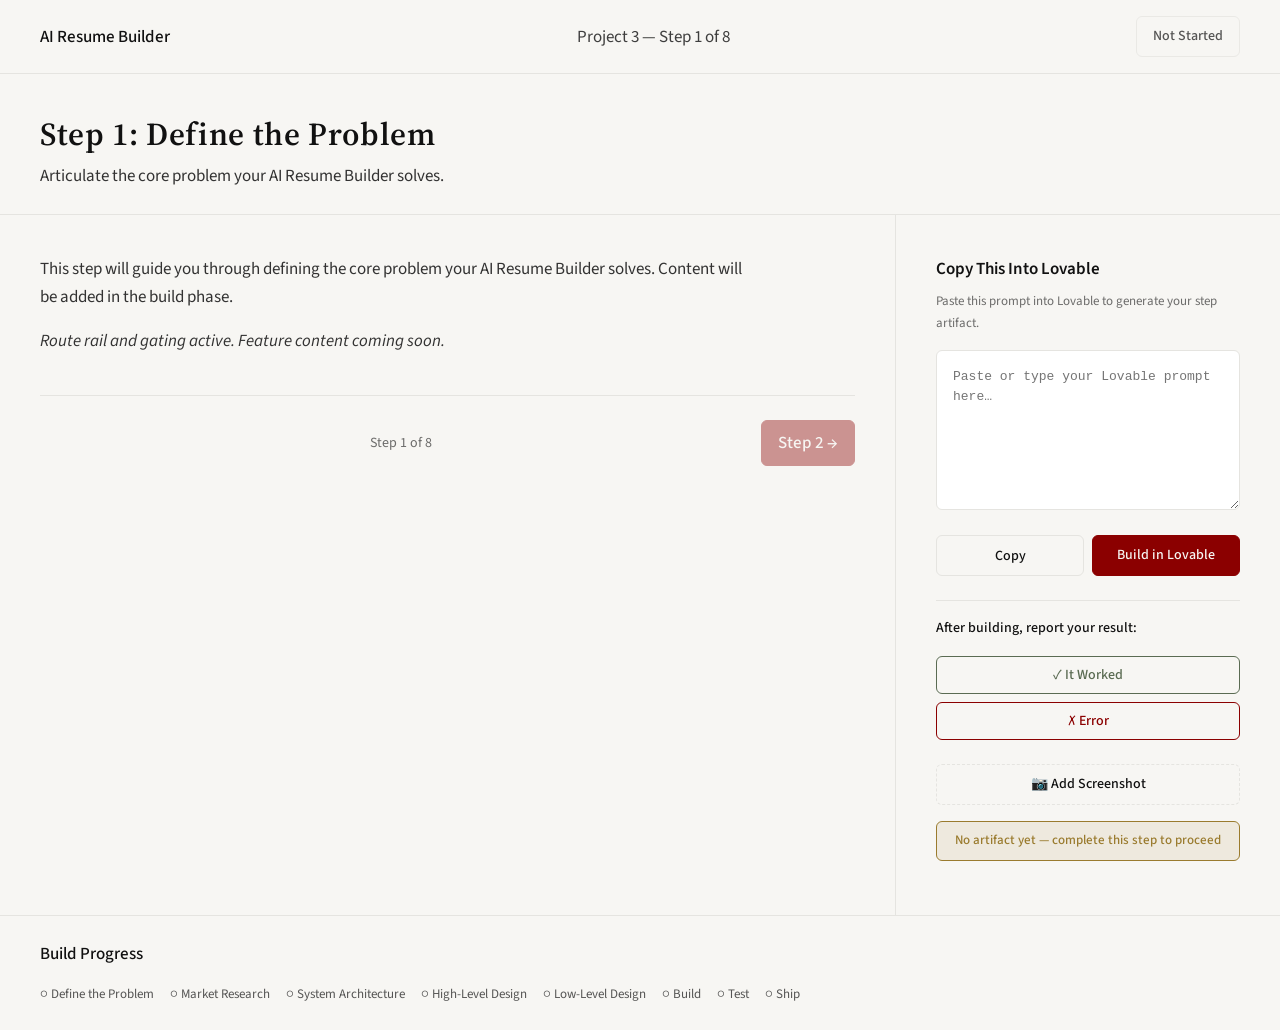
<file: design-system/rb/01-problem.html>
<!DOCTYPE html>
<html lang="en">
<head>
  <meta charset="UTF-8">
  <meta name="viewport" content="width=device-width, initial-scale=1.0">
  <title>Step 1: Define the Problem — AI Resume Builder</title>
  <link rel="stylesheet" href="../design-system.css">
  <link rel="stylesheet" href="../app.css">
</head>
<body class="rb-app" data-step="1">

  <!-- Top Bar -->
  <header class="kn-top-bar" id="kn-top-bar"></header>

  <!-- Context Header -->
  <div class="kn-context-header" id="kn-context-header"></div>

  <!-- Main: Workspace + Panel -->
  <div class="kn-main">
    <section class="kn-workspace" id="kn-workspace">
      <div class="rb-workspace-content">
        <p>This step will guide you through defining the core problem your AI Resume Builder solves. Content will be added in the build phase.</p>
        <p><em>Route rail and gating active. Feature content coming soon.</em></p>
      </div>
      <nav class="rb-step-nav" id="rb-step-nav"></nav>
    </section>

    <aside class="kn-panel" id="kn-panel"></aside>
  </div>

  <!-- Proof Footer -->
  <footer class="kn-proof-footer" id="kn-proof-footer"></footer>

  <script src="../rb-engine.js"></script>
</body>
</html>
</file>
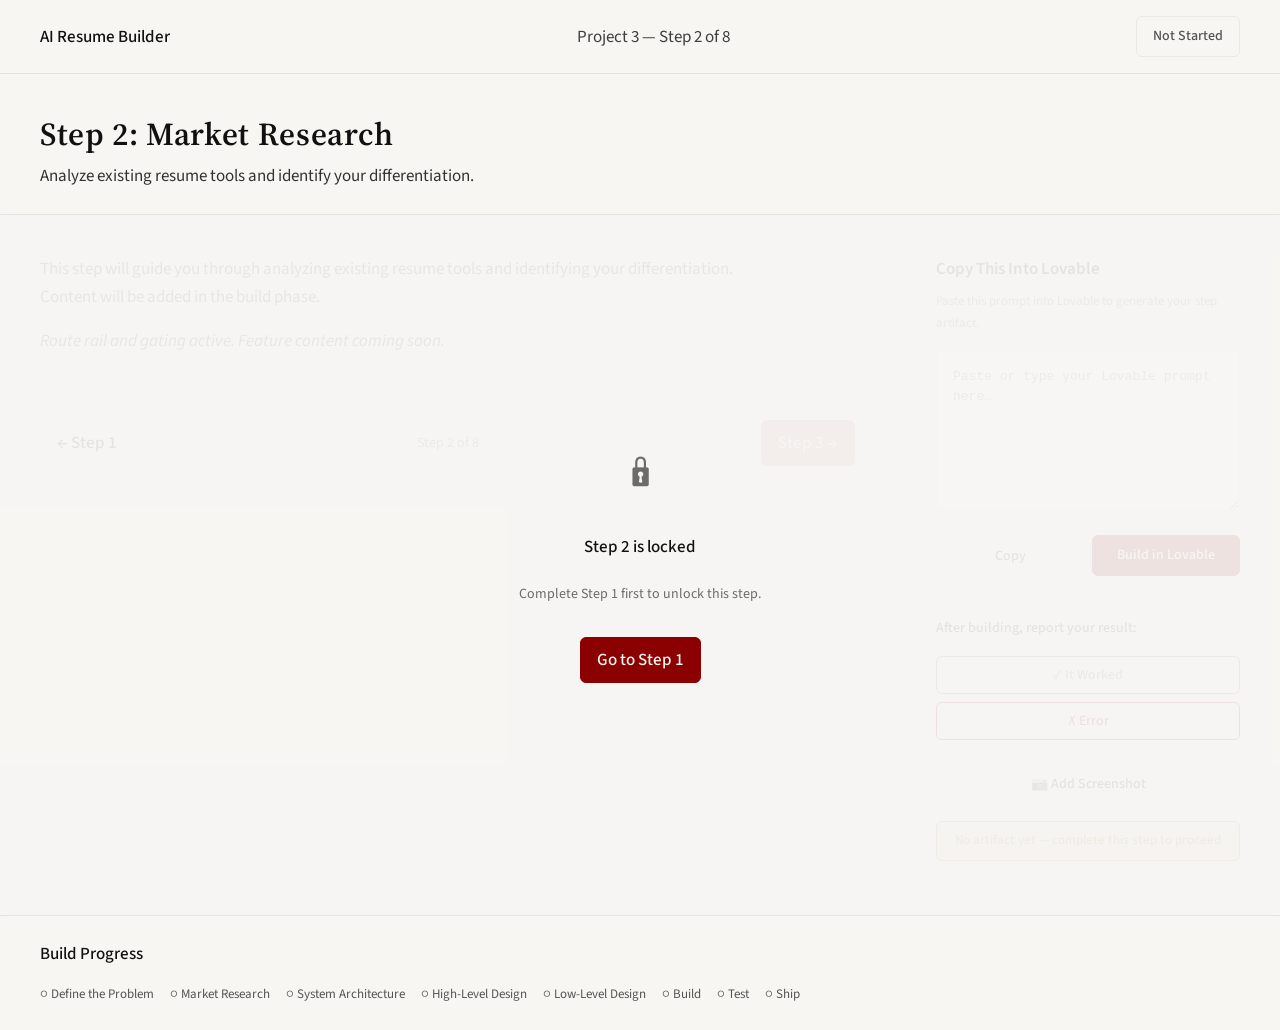
<file: design-system/rb/02-market.html>
<!DOCTYPE html>
<html lang="en">
<head>
  <meta charset="UTF-8">
  <meta name="viewport" content="width=device-width, initial-scale=1.0">
  <title>Step 2: Market Research — AI Resume Builder</title>
  <link rel="stylesheet" href="../design-system.css">
  <link rel="stylesheet" href="../app.css">
</head>
<body class="rb-app" data-step="2">

  <!-- Top Bar -->
  <header class="kn-top-bar" id="kn-top-bar"></header>

  <!-- Context Header -->
  <div class="kn-context-header" id="kn-context-header"></div>

  <!-- Main: Workspace + Panel -->
  <div class="kn-main">
    <section class="kn-workspace" id="kn-workspace">
      <div class="rb-workspace-content">
        <p>This step will guide you through analyzing existing resume tools and identifying your differentiation. Content will be added in the build phase.</p>
        <p><em>Route rail and gating active. Feature content coming soon.</em></p>
      </div>
      <nav class="rb-step-nav" id="rb-step-nav"></nav>
    </section>

    <aside class="kn-panel" id="kn-panel"></aside>
  </div>

  <!-- Proof Footer -->
  <footer class="kn-proof-footer" id="kn-proof-footer"></footer>

  <script src="../rb-engine.js"></script>
</body>
</html>
</file>
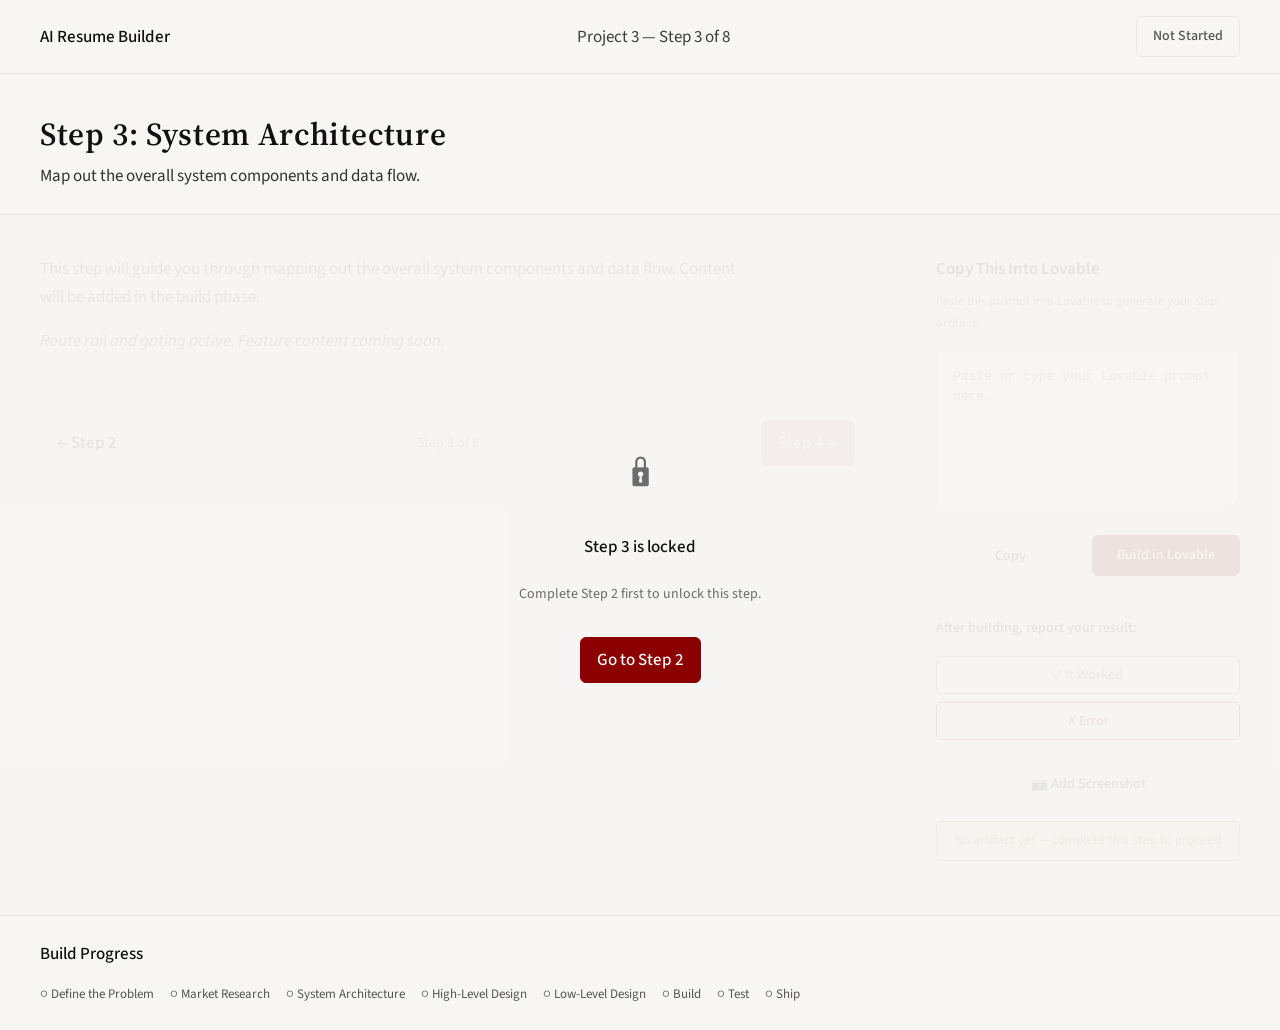
<file: design-system/rb/03-architecture.html>
<!DOCTYPE html>
<html lang="en">
<head>
  <meta charset="UTF-8">
  <meta name="viewport" content="width=device-width, initial-scale=1.0">
  <title>Step 3: System Architecture — AI Resume Builder</title>
  <link rel="stylesheet" href="../design-system.css">
  <link rel="stylesheet" href="../app.css">
</head>
<body class="rb-app" data-step="3">

  <!-- Top Bar -->
  <header class="kn-top-bar" id="kn-top-bar"></header>

  <!-- Context Header -->
  <div class="kn-context-header" id="kn-context-header"></div>

  <!-- Main: Workspace + Panel -->
  <div class="kn-main">
    <section class="kn-workspace" id="kn-workspace">
      <div class="rb-workspace-content">
        <p>This step will guide you through mapping out the overall system components and data flow. Content will be added in the build phase.</p>
        <p><em>Route rail and gating active. Feature content coming soon.</em></p>
      </div>
      <nav class="rb-step-nav" id="rb-step-nav"></nav>
    </section>

    <aside class="kn-panel" id="kn-panel"></aside>
  </div>

  <!-- Proof Footer -->
  <footer class="kn-proof-footer" id="kn-proof-footer"></footer>

  <script src="../rb-engine.js"></script>
</body>
</html>
</file>
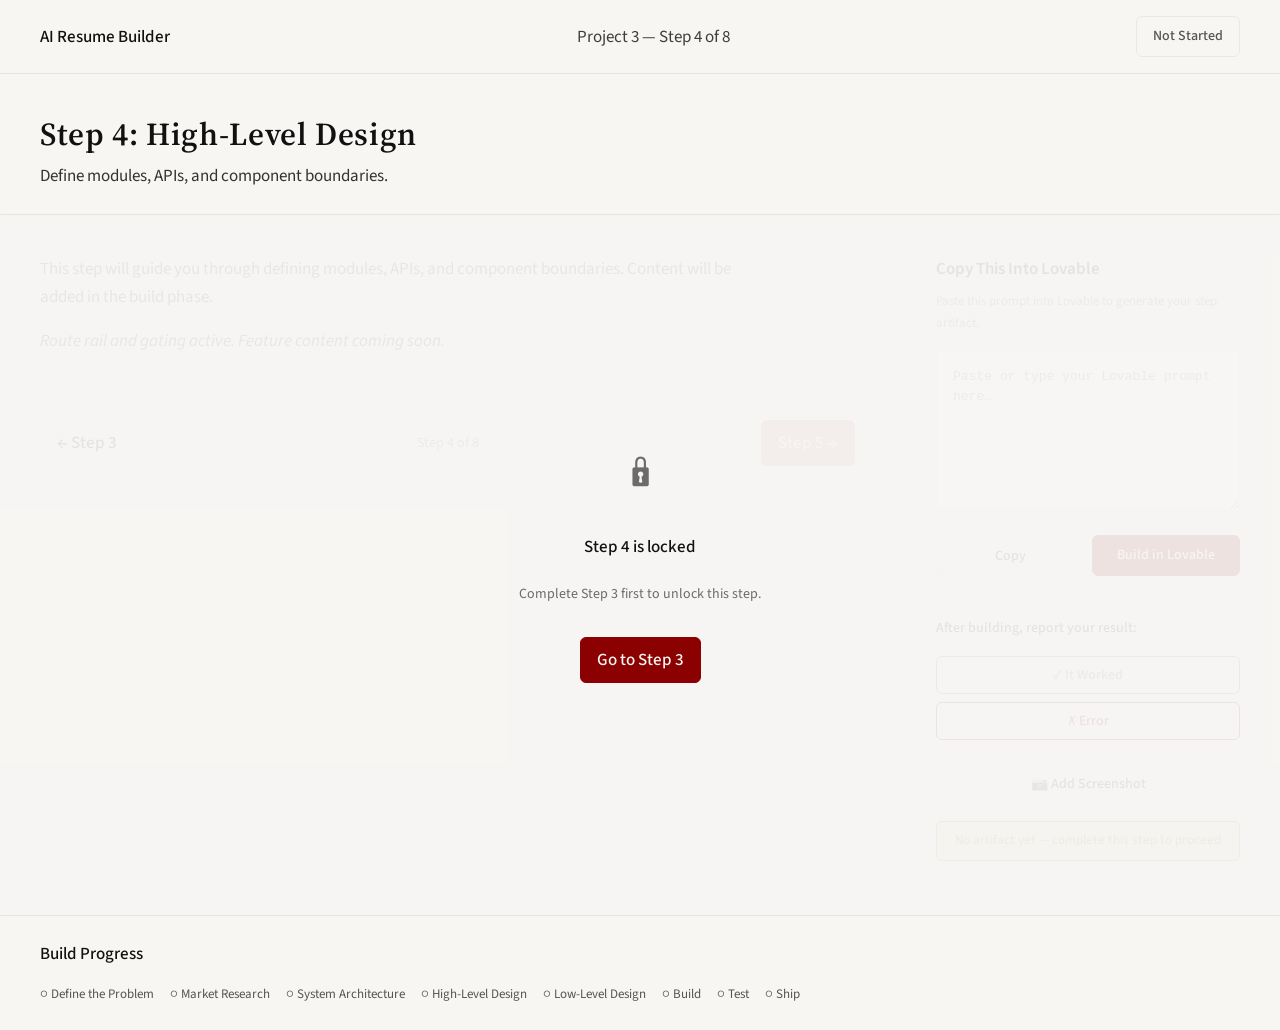
<file: design-system/rb/04-hld.html>
<!DOCTYPE html>
<html lang="en">
<head>
  <meta charset="UTF-8">
  <meta name="viewport" content="width=device-width, initial-scale=1.0">
  <title>Step 4: High-Level Design — AI Resume Builder</title>
  <link rel="stylesheet" href="../design-system.css">
  <link rel="stylesheet" href="../app.css">
</head>
<body class="rb-app" data-step="4">

  <!-- Top Bar -->
  <header class="kn-top-bar" id="kn-top-bar"></header>

  <!-- Context Header -->
  <div class="kn-context-header" id="kn-context-header"></div>

  <!-- Main: Workspace + Panel -->
  <div class="kn-main">
    <section class="kn-workspace" id="kn-workspace">
      <div class="rb-workspace-content">
        <p>This step will guide you through defining modules, APIs, and component boundaries. Content will be added in the build phase.</p>
        <p><em>Route rail and gating active. Feature content coming soon.</em></p>
      </div>
      <nav class="rb-step-nav" id="rb-step-nav"></nav>
    </section>

    <aside class="kn-panel" id="kn-panel"></aside>
  </div>

  <!-- Proof Footer -->
  <footer class="kn-proof-footer" id="kn-proof-footer"></footer>

  <script src="../rb-engine.js"></script>
</body>
</html>
</file>
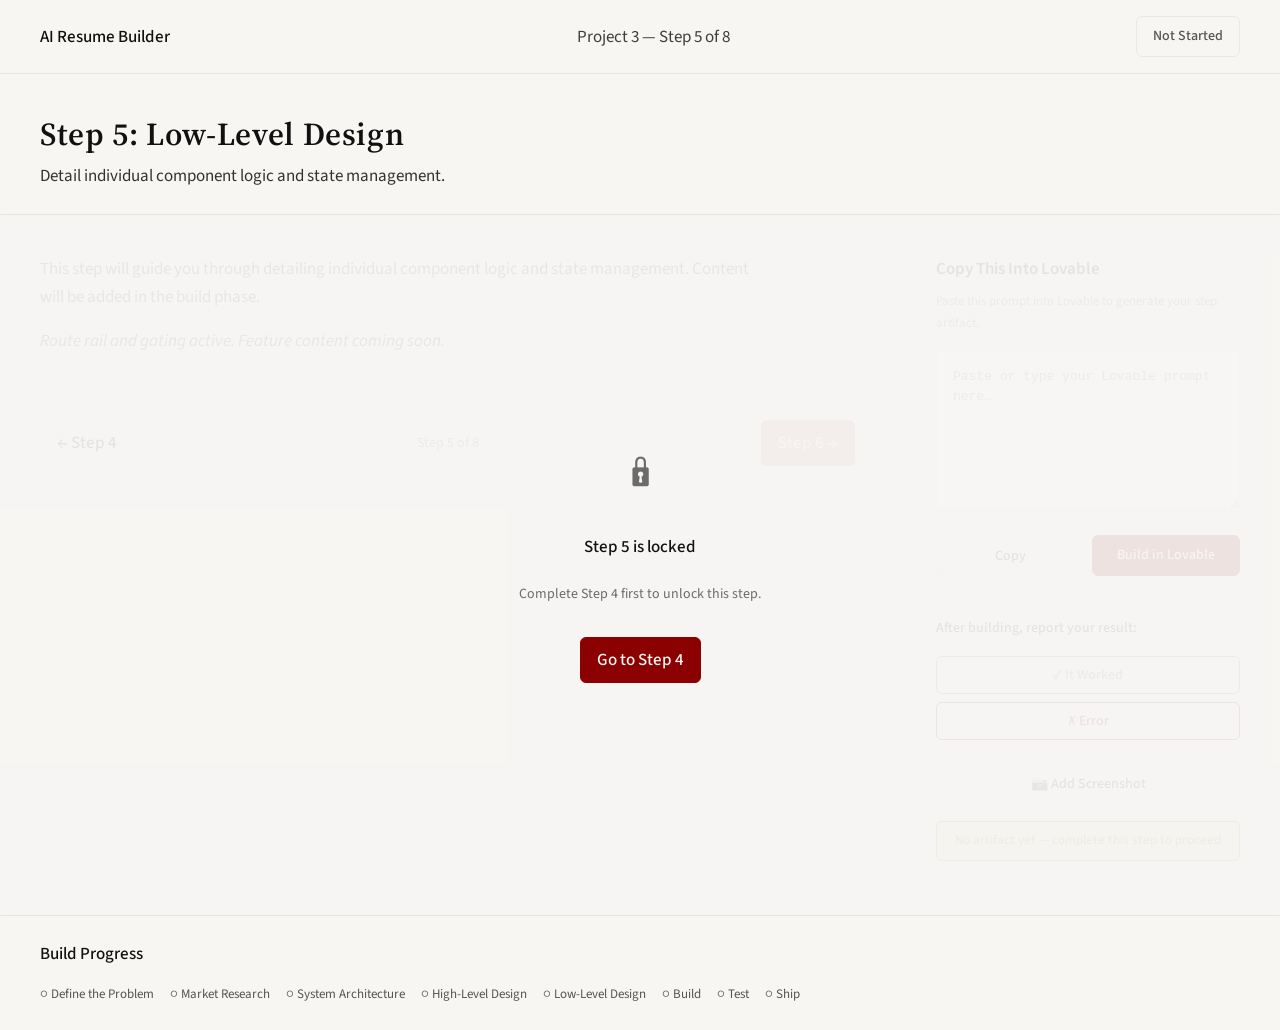
<file: design-system/rb/05-lld.html>
<!DOCTYPE html>
<html lang="en">
<head>
  <meta charset="UTF-8">
  <meta name="viewport" content="width=device-width, initial-scale=1.0">
  <title>Step 5: Low-Level Design — AI Resume Builder</title>
  <link rel="stylesheet" href="../design-system.css">
  <link rel="stylesheet" href="../app.css">
</head>
<body class="rb-app" data-step="5">

  <!-- Top Bar -->
  <header class="kn-top-bar" id="kn-top-bar"></header>

  <!-- Context Header -->
  <div class="kn-context-header" id="kn-context-header"></div>

  <!-- Main: Workspace + Panel -->
  <div class="kn-main">
    <section class="kn-workspace" id="kn-workspace">
      <div class="rb-workspace-content">
        <p>This step will guide you through detailing individual component logic and state management. Content will be added in the build phase.</p>
        <p><em>Route rail and gating active. Feature content coming soon.</em></p>
      </div>
      <nav class="rb-step-nav" id="rb-step-nav"></nav>
    </section>

    <aside class="kn-panel" id="kn-panel"></aside>
  </div>

  <!-- Proof Footer -->
  <footer class="kn-proof-footer" id="kn-proof-footer"></footer>

  <script src="../rb-engine.js"></script>
</body>
</html>
</file>
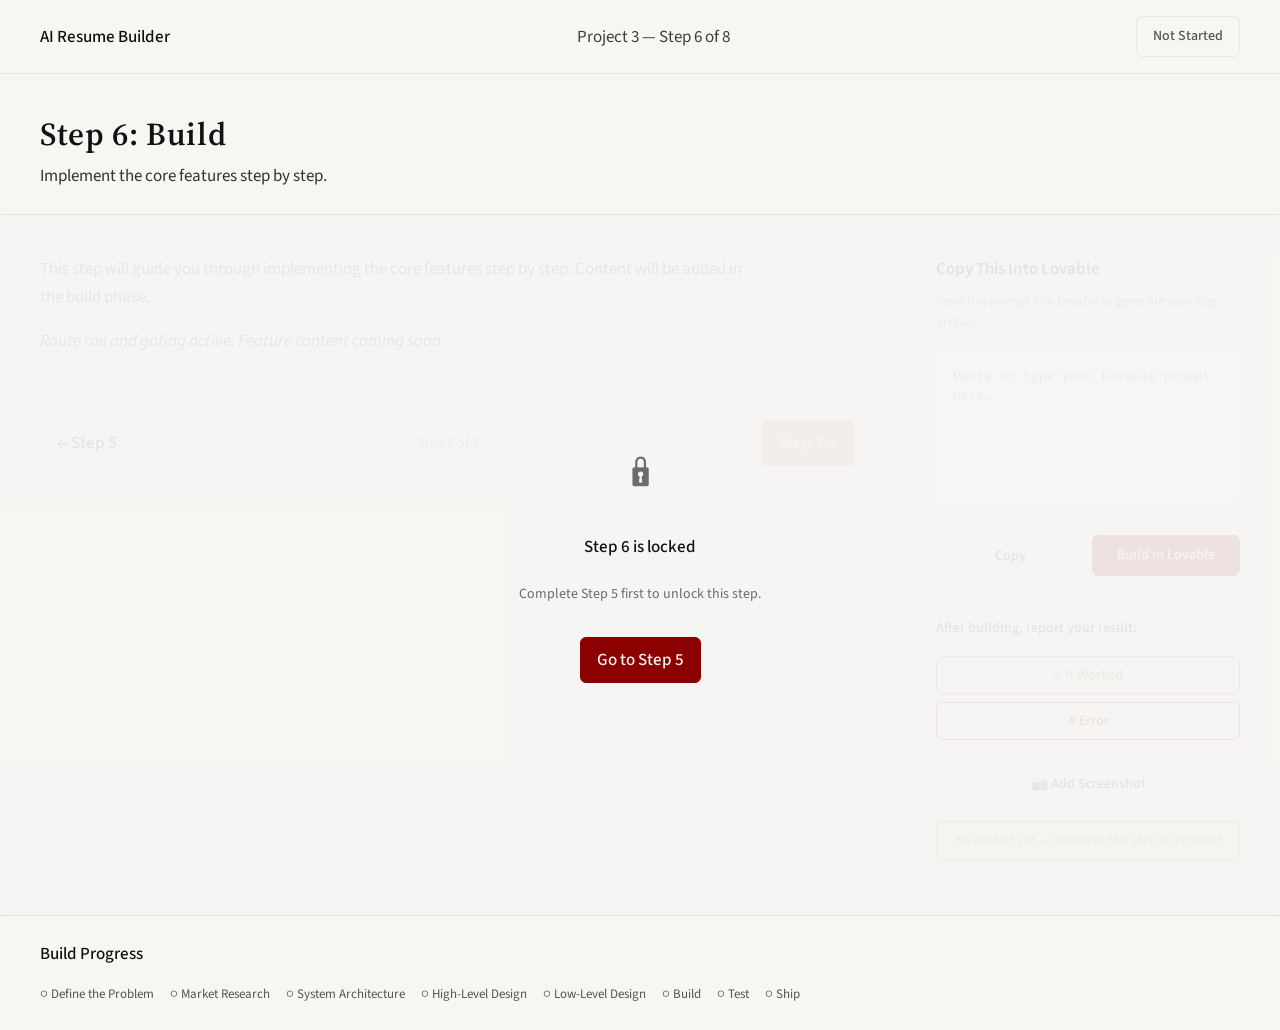
<file: design-system/rb/06-build.html>
<!DOCTYPE html>
<html lang="en">
<head>
  <meta charset="UTF-8">
  <meta name="viewport" content="width=device-width, initial-scale=1.0">
  <title>Step 6: Build — AI Resume Builder</title>
  <link rel="stylesheet" href="../design-system.css">
  <link rel="stylesheet" href="../app.css">
</head>
<body class="rb-app" data-step="6">

  <!-- Top Bar -->
  <header class="kn-top-bar" id="kn-top-bar"></header>

  <!-- Context Header -->
  <div class="kn-context-header" id="kn-context-header"></div>

  <!-- Main: Workspace + Panel -->
  <div class="kn-main">
    <section class="kn-workspace" id="kn-workspace">
      <div class="rb-workspace-content">
        <p>This step will guide you through implementing the core features step by step. Content will be added in the build phase.</p>
        <p><em>Route rail and gating active. Feature content coming soon.</em></p>
      </div>
      <nav class="rb-step-nav" id="rb-step-nav"></nav>
    </section>

    <aside class="kn-panel" id="kn-panel"></aside>
  </div>

  <!-- Proof Footer -->
  <footer class="kn-proof-footer" id="kn-proof-footer"></footer>

  <script src="../rb-engine.js"></script>
</body>
</html>
</file>
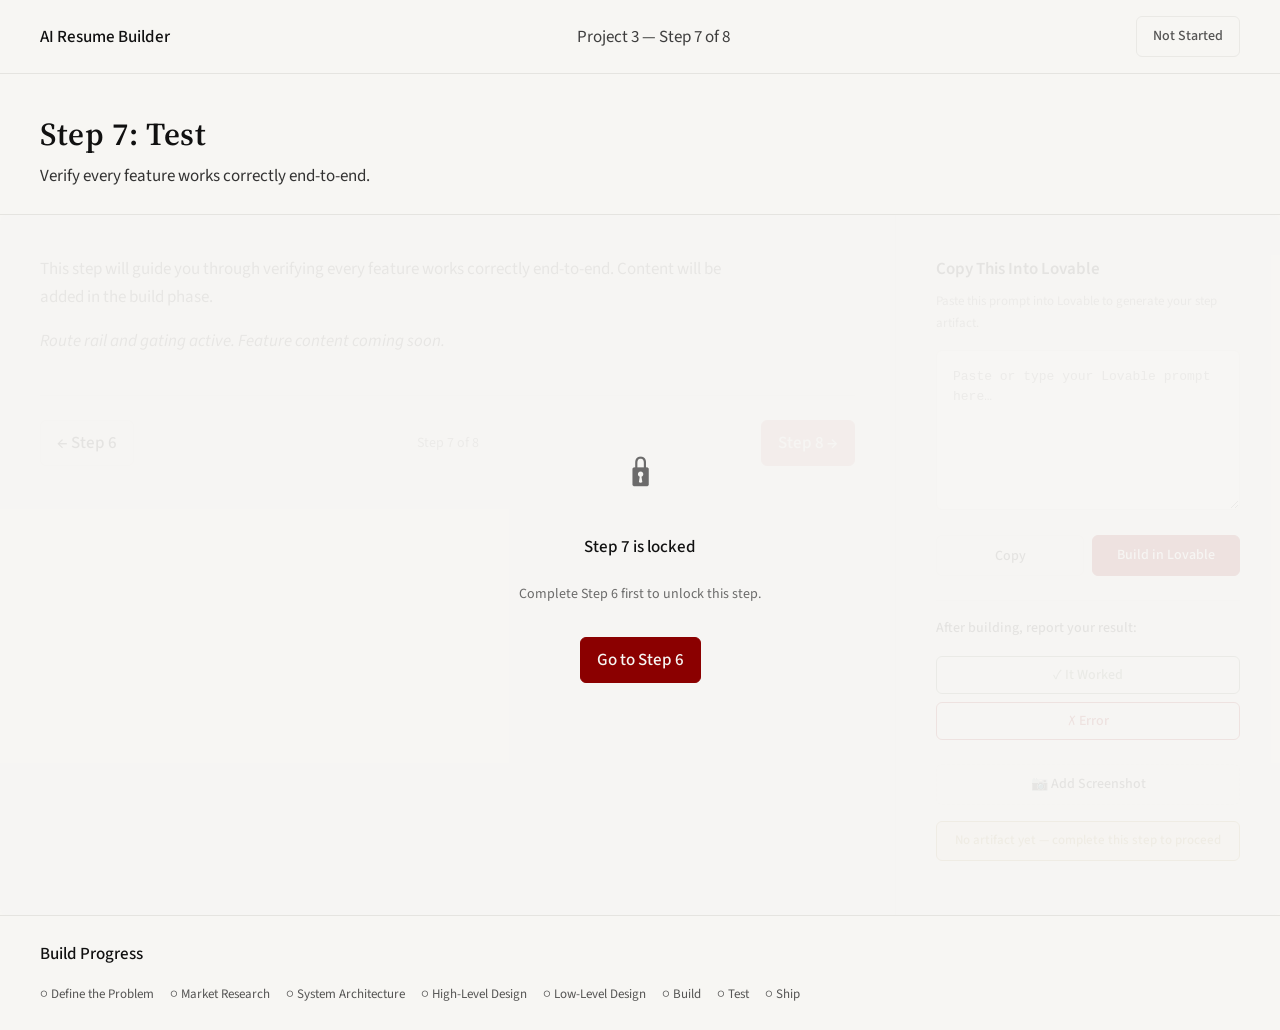
<file: design-system/rb/07-test.html>
<!DOCTYPE html>
<html lang="en">
<head>
  <meta charset="UTF-8">
  <meta name="viewport" content="width=device-width, initial-scale=1.0">
  <title>Step 7: Test — AI Resume Builder</title>
  <link rel="stylesheet" href="../design-system.css">
  <link rel="stylesheet" href="../app.css">
</head>
<body class="rb-app" data-step="7">

  <!-- Top Bar -->
  <header class="kn-top-bar" id="kn-top-bar"></header>

  <!-- Context Header -->
  <div class="kn-context-header" id="kn-context-header"></div>

  <!-- Main: Workspace + Panel -->
  <div class="kn-main">
    <section class="kn-workspace" id="kn-workspace">
      <div class="rb-workspace-content">
        <p>This step will guide you through verifying every feature works correctly end-to-end. Content will be added in the build phase.</p>
        <p><em>Route rail and gating active. Feature content coming soon.</em></p>
      </div>
      <nav class="rb-step-nav" id="rb-step-nav"></nav>
    </section>

    <aside class="kn-panel" id="kn-panel"></aside>
  </div>

  <!-- Proof Footer -->
  <footer class="kn-proof-footer" id="kn-proof-footer"></footer>

  <script src="../rb-engine.js"></script>
</body>
</html>
</file>
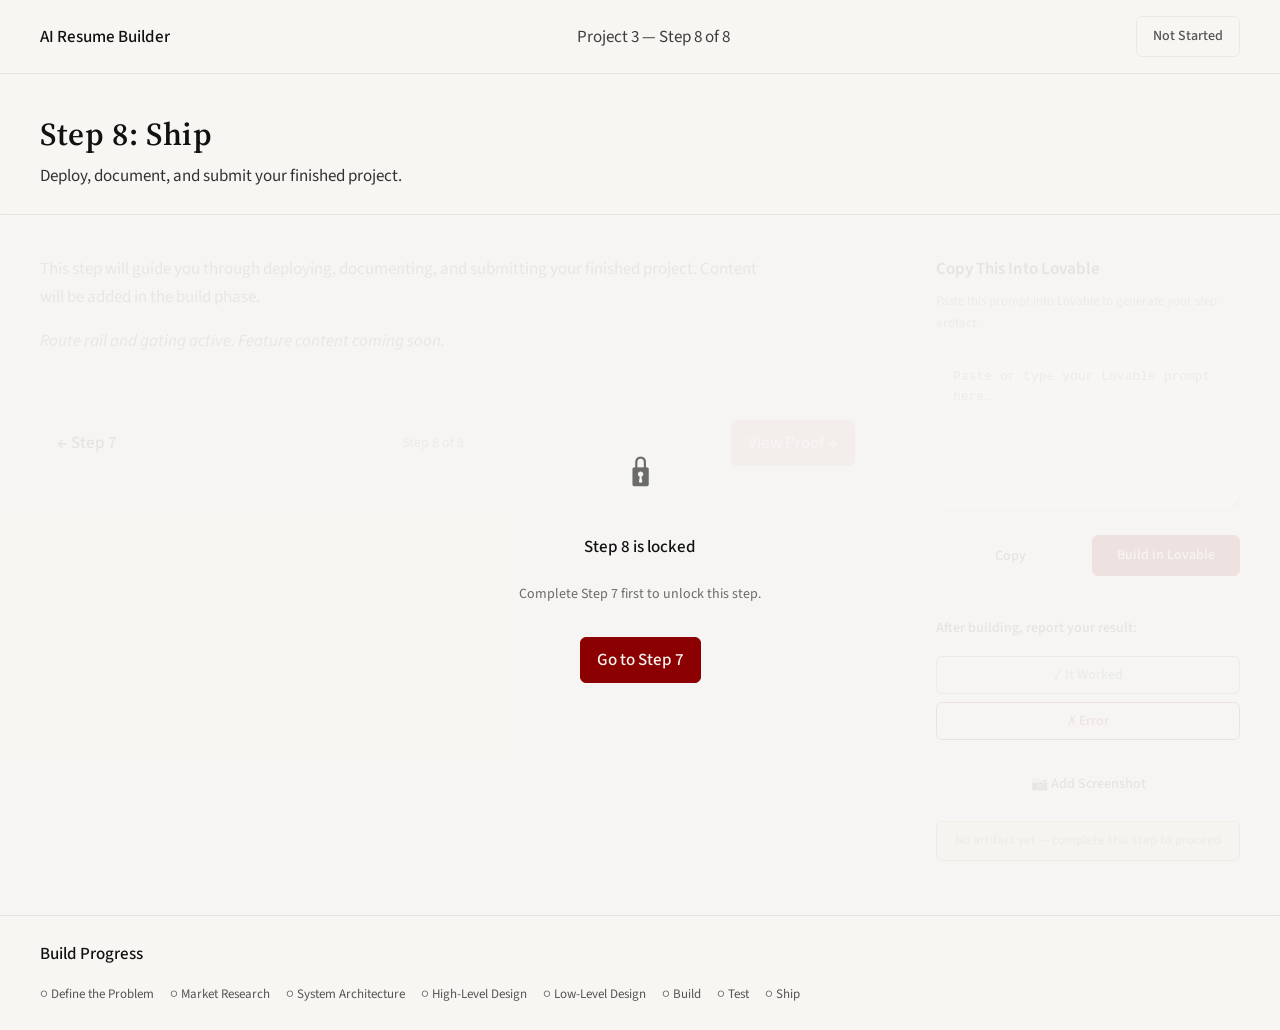
<file: design-system/rb/08-ship.html>
<!DOCTYPE html>
<html lang="en">
<head>
  <meta charset="UTF-8">
  <meta name="viewport" content="width=device-width, initial-scale=1.0">
  <title>Step 8: Ship — AI Resume Builder</title>
  <link rel="stylesheet" href="../design-system.css">
  <link rel="stylesheet" href="../app.css">
</head>
<body class="rb-app" data-step="8">

  <!-- Top Bar -->
  <header class="kn-top-bar" id="kn-top-bar"></header>

  <!-- Context Header -->
  <div class="kn-context-header" id="kn-context-header"></div>

  <!-- Main: Workspace + Panel -->
  <div class="kn-main">
    <section class="kn-workspace" id="kn-workspace">
      <div class="rb-workspace-content">
        <p>This step will guide you through deploying, documenting, and submitting your finished project. Content will be added in the build phase.</p>
        <p><em>Route rail and gating active. Feature content coming soon.</em></p>
      </div>
      <nav class="rb-step-nav" id="rb-step-nav"></nav>
    </section>

    <aside class="kn-panel" id="kn-panel"></aside>
  </div>

  <!-- Proof Footer -->
  <footer class="kn-proof-footer" id="kn-proof-footer"></footer>

  <script src="../rb-engine.js"></script>
</body>
</html>
</file>
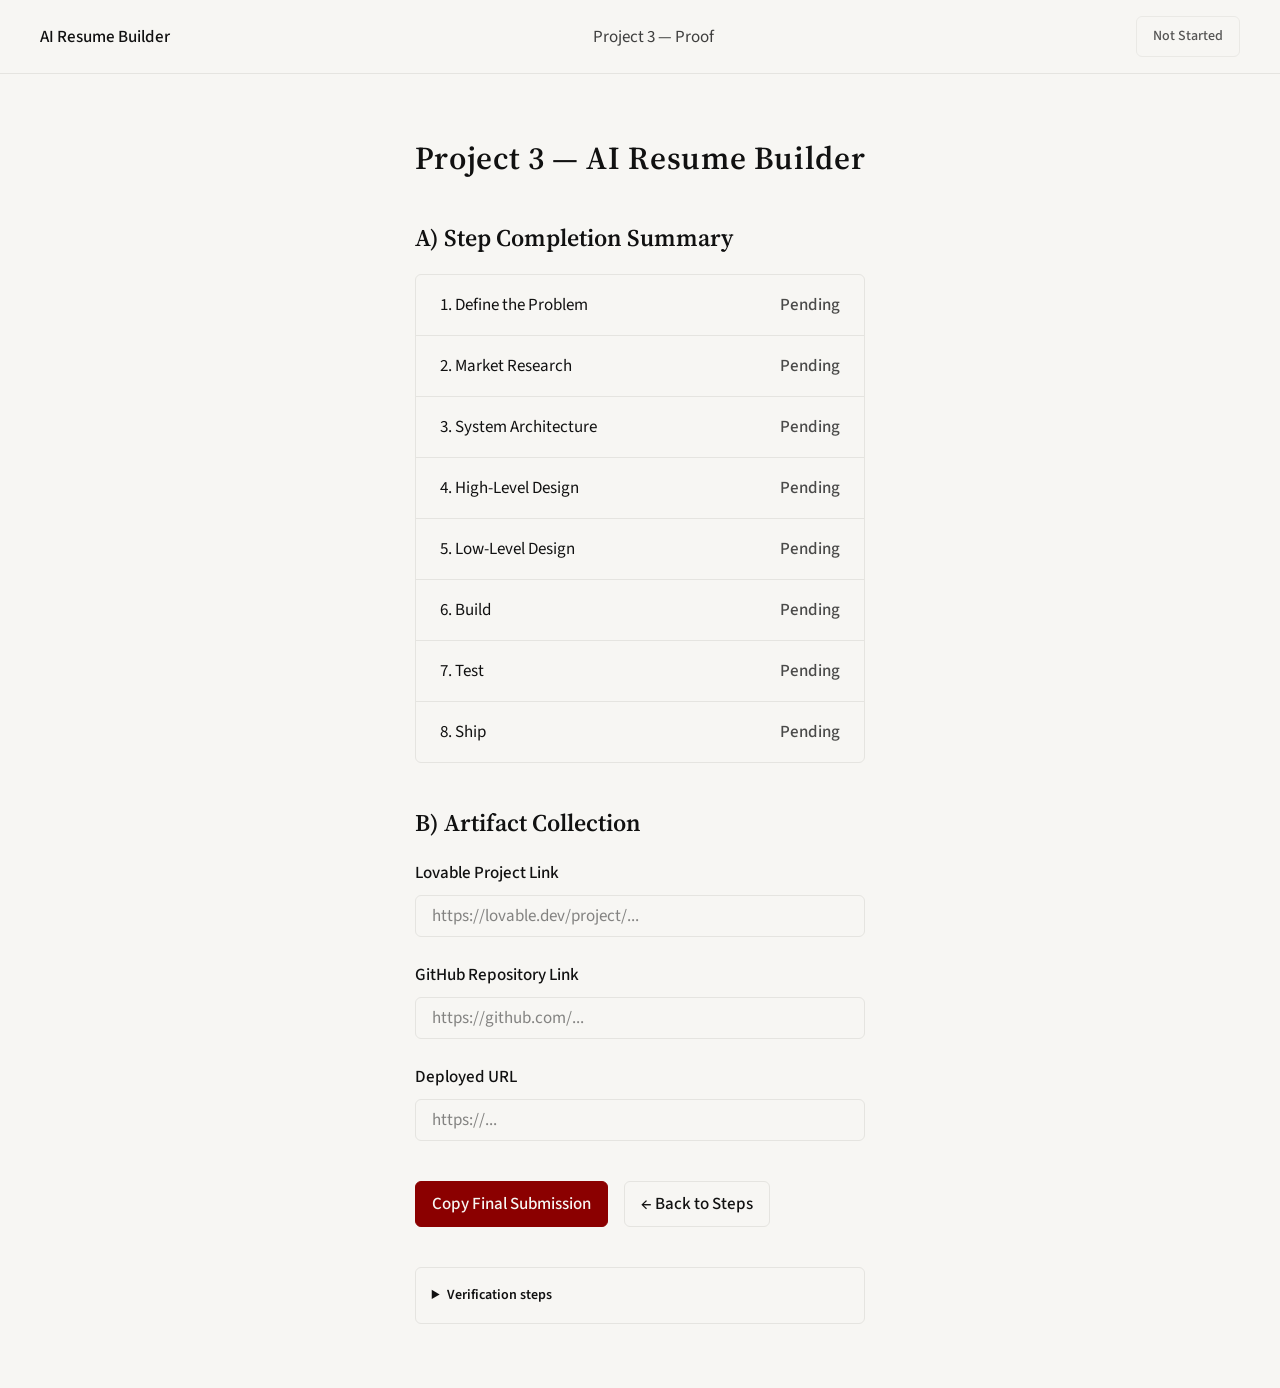
<file: design-system/rb/proof.html>
<!DOCTYPE html>
<html lang="en">
<head>
  <meta charset="UTF-8">
  <meta name="viewport" content="width=device-width, initial-scale=1.0">
  <title>Proof — AI Resume Builder</title>
  <link rel="stylesheet" href="../design-system.css">
  <link rel="stylesheet" href="../app.css">
</head>
<body class="rb-app">

  <!-- Top Bar (static for proof page) -->
  <header class="kn-top-bar" id="kn-top-bar">
    <span class="kn-top-bar__project">AI Resume Builder</span>
    <span class="kn-top-bar__progress">Project 3 — Proof</span>
    <span class="kn-badge" id="proof-badge">Not Started</span>
  </header>

  <main class="rb-proof">
    <h1 class="rb-proof__title">Project 3 — AI Resume Builder</h1>

    <!-- A) Step Completion Summary -->
    <section class="rb-proof-section" aria-labelledby="proof-steps-heading">
      <h2 id="proof-steps-heading" class="rb-proof-section__title">A) Step Completion Summary</h2>
      <ul class="rb-proof-steps" id="proof-steps">
        <li class="rb-proof-step"><span class="rb-proof-step__name">1. Define the Problem</span><span class="rb-proof-step__status" data-step="1">Pending</span></li>
        <li class="rb-proof-step"><span class="rb-proof-step__name">2. Market Research</span><span class="rb-proof-step__status" data-step="2">Pending</span></li>
        <li class="rb-proof-step"><span class="rb-proof-step__name">3. System Architecture</span><span class="rb-proof-step__status" data-step="3">Pending</span></li>
        <li class="rb-proof-step"><span class="rb-proof-step__name">4. High-Level Design</span><span class="rb-proof-step__status" data-step="4">Pending</span></li>
        <li class="rb-proof-step"><span class="rb-proof-step__name">5. Low-Level Design</span><span class="rb-proof-step__status" data-step="5">Pending</span></li>
        <li class="rb-proof-step"><span class="rb-proof-step__name">6. Build</span><span class="rb-proof-step__status" data-step="6">Pending</span></li>
        <li class="rb-proof-step"><span class="rb-proof-step__name">7. Test</span><span class="rb-proof-step__status" data-step="7">Pending</span></li>
        <li class="rb-proof-step"><span class="rb-proof-step__name">8. Ship</span><span class="rb-proof-step__status" data-step="8">Pending</span></li>
      </ul>
    </section>

    <!-- B) Artifact Collection -->
    <section class="rb-proof-section" aria-labelledby="proof-artifacts-heading">
      <h2 id="proof-artifacts-heading" class="rb-proof-section__title">B) Artifact Collection</h2>
      <div class="rb-proof-artifacts">
        <div class="form-group">
          <label class="form-label" for="artifact-lovable">Lovable Project Link</label>
          <input type="url" id="artifact-lovable" class="kn-input" placeholder="https://lovable.dev/project/..." autocomplete="off">
          <p class="form-hint" id="error-lovable" hidden>Enter a valid URL (https://...).</p>
        </div>
        <div class="form-group">
          <label class="form-label" for="artifact-github">GitHub Repository Link</label>
          <input type="url" id="artifact-github" class="kn-input" placeholder="https://github.com/..." autocomplete="off">
          <p class="form-hint" id="error-github" hidden>Enter a valid URL (https://...).</p>
        </div>
        <div class="form-group">
          <label class="form-label" for="artifact-deployed">Deployed URL</label>
          <input type="url" id="artifact-deployed" class="kn-input" placeholder="https://..." autocomplete="off">
          <p class="form-hint" id="error-deployed" hidden>Enter a valid URL (https://...).</p>
        </div>
      </div>
    </section>

    <!-- Completion message (only when shipped) -->
    <div class="rb-proof-shipped" id="proof-shipped-message" hidden aria-live="polite">
      <p class="rb-proof-shipped__text">Project 3 Shipped Successfully.</p>
    </div>

    <!-- C) Actions -->
    <div class="rb-proof-actions">
      <button type="button" class="kn-btn kn-btn--primary" id="proof-copy-btn">Copy Final Submission</button>
      <a href="01-problem.html" class="kn-btn kn-btn--secondary">&larr; Back to Steps</a>
    </div>

    <details class="rb-proof-verify">
      <summary class="rb-proof-verify__summary">Verification steps</summary>
      <ul class="rb-proof-verify__list">
        <li><strong>Shipped logic:</strong> Badge shows &quot;Shipped&quot; only when all 8 steps are completed, all 10 checklist tests (Preview page) are checked, and all 3 proof links are valid. Otherwise &quot;In Progress&quot; or &quot;Not Started&quot;.</li>
        <li><strong>Proof validation:</strong> Lovable, GitHub, and Deployed URL must be valid URLs (https/http). Invalid fields show an error; Copy is disabled until all three are valid.</li>
        <li><strong>Copy format:</strong> &quot;Copy Final Submission&quot; copies the exact block with Lovable Project, GitHub Repository, Live Deployment, and Core Capabilities list. Data is stored in <code>rb_final_submission</code>.</li>
      </ul>
    </details>
  </main>

  <script src="../rb-engine.js"></script>
  <script>
    (function () {
      var RB = window.RBEngine;
      var SUBMISSION_KEY = RB.FINAL_SUBMISSION_KEY || 'rb_final_submission';

      function getLinks() {
        try {
          var raw = localStorage.getItem(SUBMISSION_KEY);
          return raw ? JSON.parse(raw) : { lovable: '', github: '', deployed: '' };
        } catch (e) {
          return { lovable: '', github: '', deployed: '' };
        }
      }

      function setLinks(data) {
        localStorage.setItem(SUBMISSION_KEY, JSON.stringify(data));
      }

      function updateStepStatuses() {
        for (var i = 1; i <= RB.TOTAL_STEPS; i++) {
          var el = document.querySelector('.rb-proof-step__status[data-step="' + i + '"]');
          if (!el) continue;
          var done = RB.isStepComplete(i);
          el.textContent = done ? 'Completed' : 'Pending';
          el.className = 'rb-proof-step__status' + (done ? ' rb-proof-step__status--done' : '');
        }
      }

      function updateBadge() {
        var badge = document.getElementById('proof-badge');
        if (!badge) return;
        var status = RB.computeStatus();
        badge.textContent = RB.statusLabel(status);
        badge.className = 'kn-badge kn-badge--' + status;
      }

      function updateShippedMessage() {
        var status = RB.computeStatus();
        var el = document.getElementById('proof-shipped-message');
        if (el) el.hidden = status !== 'shipped';
      }

      function saveAndValidate(inputId, key) {
        var input = document.getElementById(inputId);
        var errId = 'error-' + inputId.replace('artifact-', '');
        var err = document.getElementById(errId);
        var value = (input.value || '').trim();
        var valid = !value || RB.isValidUrl(value);
        if (err) err.hidden = valid;
        if (input) input.setAttribute('aria-invalid', valid ? 'false' : 'true');
        var links = getLinks();
        links[key] = value;
        setLinks(links);
        updateBadge();
        updateShippedMessage();
      }

      function buildSubmissionText() {
        var links = getLinks();
        return [
          '------------------------------------------',
          'AI Resume Builder — Final Submission',
          '',
          'Lovable Project: ' + ((links.lovable || '').trim() || ''),
          'GitHub Repository: ' + ((links.github || '').trim() || ''),
          'Live Deployment: ' + ((links.deployed || '').trim() || ''),
          '',
          'Core Capabilities:',
          '- Structured resume builder',
          '- Deterministic ATS scoring',
          '- Template switching',
          '- PDF export with clean formatting',
          '- Persistence + validation checklist',
          '------------------------------------------'
        ].join('\n');
      }

      document.getElementById('artifact-lovable').addEventListener('blur', function () {
        saveAndValidate('artifact-lovable', 'lovable');
      });
      document.getElementById('artifact-github').addEventListener('blur', function () {
        saveAndValidate('artifact-github', 'github');
      });
      document.getElementById('artifact-deployed').addEventListener('blur', function () {
        saveAndValidate('artifact-deployed', 'deployed');
      });

      document.getElementById('proof-copy-btn').addEventListener('click', function () {
        saveAndValidate('artifact-lovable', 'lovable');
        saveAndValidate('artifact-github', 'github');
        saveAndValidate('artifact-deployed', 'deployed');

        var links = getLinks();
        if (!RB.isValidUrl(links.lovable) || !RB.isValidUrl(links.github) || !RB.isValidUrl(links.deployed)) {
          alert('Please provide and validate all three links (Lovable, GitHub, Deployed URL).');
          return;
        }

        var text = buildSubmissionText();
        navigator.clipboard.writeText(text).then(function () {
          var btn = document.getElementById('proof-copy-btn');
          var orig = btn.textContent;
          btn.textContent = 'Copied!';
          setTimeout(function () { btn.textContent = orig; }, 2000);
        }).catch(function () {});
      });

      var links = getLinks();
      document.getElementById('artifact-lovable').value = links.lovable || '';
      document.getElementById('artifact-github').value = links.github || '';
      document.getElementById('artifact-deployed').value = links.deployed || '';

      updateStepStatuses();
      updateBadge();
      updateShippedMessage();
    })();
  </script>
</body>
</html>
</file>
<file: design-system/design-system.css>
/**
 * KodNest Premium Build System
 * Single entry: import this file to use the full system.
 * Order: tokens → base → layout → components.
 */

@import "tokens.css";
@import "base.css";
@import "layout.css";
@import "components.css";
</file>
<file: design-system/app.css>
/**
 * AI Resume Builder — App styles (KodNest Premium Build System)
 * Project 3 step-page layout, build panel, proof page, gating states.
 */

/* ─── App shell ─── */
.rb-app {
  min-height: 100vh;
  display: flex;
  flex-direction: column;
}

/* ─── Step navigation (bottom of workspace) ─── */
.rb-step-nav {
  display: flex;
  justify-content: space-between;
  align-items: center;
  margin-top: var(--kn-space-4);
  padding-top: var(--kn-space-3);
  border-top: var(--kn-border-width) solid var(--kn-border);
}

.rb-step-nav__info {
  font-size: 0.875rem;
  color: var(--kn-text);
  opacity: 0.6;
}

/* ─── Build Panel (30% right) ─── */
.rb-panel-section {
  margin-bottom: var(--kn-space-3);
}

.rb-panel-section__title {
  font-family: var(--kn-font-sans);
  font-size: var(--kn-body-size);
  font-weight: 600;
  color: var(--kn-text);
  margin: 0 0 var(--kn-space-1);
}

.rb-panel-section__hint {
  font-size: 0.8125rem;
  color: var(--kn-text);
  opacity: 0.6;
  margin: 0 0 var(--kn-space-2);
}

.rb-prompt-textarea {
  width: 100%;
  min-height: 160px;
  padding: var(--kn-space-2);
  font-family: var(--kn-font-mono);
  font-size: 0.8125rem;
  line-height: 1.5;
  color: var(--kn-text);
  background: #fff;
  border: var(--kn-border-width) solid var(--kn-border);
  border-radius: var(--kn-radius);
  resize: vertical;
  transition: border-color var(--kn-transition);
}

.rb-prompt-textarea:focus {
  outline: none;
  border-color: var(--kn-border-focus);
}

.rb-panel-actions {
  display: flex;
  flex-wrap: wrap;
  gap: var(--kn-space-1);
  margin-top: var(--kn-space-2);
}

.rb-panel-actions .kn-btn {
  flex: 1;
  min-width: 0;
  text-align: center;
  font-size: 0.875rem;
}

/* ─── Feedback buttons ─── */
.rb-feedback {
  margin-top: var(--kn-space-3);
  padding-top: var(--kn-space-2);
  border-top: var(--kn-border-width) solid var(--kn-border);
}

.rb-feedback__title {
  font-size: 0.875rem;
  font-weight: 500;
  color: var(--kn-text);
  margin: 0 0 var(--kn-space-2);
}

.rb-feedback__buttons {
  display: flex;
  flex-direction: column;
  gap: var(--kn-space-1);
}

.rb-feedback__btn {
  display: flex;
  align-items: center;
  justify-content: center;
  gap: var(--kn-space-1);
  padding: var(--kn-space-1) var(--kn-space-2);
  font-family: var(--kn-font-sans);
  font-size: 0.875rem;
  font-weight: 500;
  border: var(--kn-border-width) solid var(--kn-border);
  border-radius: var(--kn-radius);
  background: var(--kn-background);
  color: var(--kn-text);
  cursor: pointer;
  transition: border-color var(--kn-transition), background var(--kn-transition);
}

.rb-feedback__btn:hover {
  border-color: var(--kn-text);
}

.rb-feedback__btn--success {
  border-color: var(--kn-success);
  color: var(--kn-success);
}

.rb-feedback__btn--success:hover {
  background: var(--kn-success);
  color: var(--kn-background);
}

.rb-feedback__btn--error {
  border-color: var(--kn-accent);
  color: var(--kn-accent);
}

.rb-feedback__btn--error:hover {
  background: var(--kn-accent);
  color: var(--kn-background);
}

.rb-feedback__btn--active {
  font-weight: 600;
}

.rb-feedback__btn--active.rb-feedback__btn--success {
  background: var(--kn-success);
  color: var(--kn-background);
}

.rb-feedback__btn--active.rb-feedback__btn--error {
  background: var(--kn-accent);
  color: var(--kn-background);
}

/* ─── Screenshot upload ─── */
.rb-screenshot {
  margin-top: var(--kn-space-2);
}

.rb-screenshot__input {
  display: none;
}

.rb-screenshot__label {
  display: inline-flex;
  align-items: center;
  gap: var(--kn-space-1);
  padding: var(--kn-space-1) var(--kn-space-2);
  font-family: var(--kn-font-sans);
  font-size: 0.875rem;
  font-weight: 500;
  border: var(--kn-border-width) dashed var(--kn-border);
  border-radius: var(--kn-radius);
  background: var(--kn-background);
  color: var(--kn-text);
  cursor: pointer;
  transition: border-color var(--kn-transition);
  width: 100%;
  justify-content: center;
}

.rb-screenshot__label:hover {
  border-color: var(--kn-text);
}

.rb-screenshot__name {
  font-size: 0.8125rem;
  color: var(--kn-text);
  opacity: 0.7;
  margin-top: var(--kn-space-1);
  word-break: break-all;
}

/* ─── Artifact status indicator ─── */
.rb-artifact-status {
  margin-top: var(--kn-space-2);
  padding: var(--kn-space-1) var(--kn-space-2);
  border-radius: var(--kn-radius);
  font-size: 0.8125rem;
  font-weight: 500;
  text-align: center;
}

.rb-artifact-status--done {
  background: rgba(90, 107, 82, 0.1);
  color: var(--kn-success);
  border: var(--kn-border-width) solid var(--kn-success);
}

.rb-artifact-status--pending {
  background: rgba(154, 123, 46, 0.1);
  color: var(--kn-warning);
  border: var(--kn-border-width) solid var(--kn-warning);
}

/* ─── Gating lock overlay ─── */
.rb-gated {
  position: relative;
}

.rb-gated__overlay {
  position: absolute;
  inset: 0;
  background: rgba(247, 246, 243, 0.92);
  display: flex;
  flex-direction: column;
  align-items: center;
  justify-content: center;
  z-index: 10;
  border-radius: var(--kn-radius);
}

.rb-gated__icon {
  font-size: 2rem;
  margin-bottom: var(--kn-space-2);
  opacity: 0.6;
}

.rb-gated__text {
  font-size: var(--kn-body-size);
  font-weight: 500;
  color: var(--kn-text);
  margin-bottom: var(--kn-space-1);
}

.rb-gated__hint {
  font-size: 0.875rem;
  color: var(--kn-text);
  opacity: 0.6;
}

/* ─── Workspace placeholder ─── */
.rb-workspace-content {
  max-width: var(--kn-body-max-width);
}

.rb-workspace-content p {
  font-size: var(--kn-body-size);
  line-height: var(--kn-body-line);
  color: var(--kn-text);
  opacity: 0.85;
  margin: 0 0 var(--kn-space-2);
}

/* ─── Proof page ─── */
.rb-proof {
  max-width: 800px;
  margin: 0 auto;
  padding: var(--kn-space-5) var(--kn-space-4);
}

.rb-proof__title {
  font-family: var(--kn-font-serif);
  font-size: var(--kn-heading-size);
  font-weight: 600;
  letter-spacing: var(--kn-letter-spacing-heading);
  margin: 0 0 var(--kn-space-4);
  color: var(--kn-text);
}

.rb-proof-section {
  margin-bottom: var(--kn-space-4);
}

.rb-proof-section__title {
  font-family: var(--kn-font-serif);
  font-size: var(--kn-heading-size-sm);
  font-weight: 600;
  margin: 0 0 var(--kn-space-2);
  color: var(--kn-text);
}

.rb-proof-section__hint {
  font-size: 0.875rem;
  color: var(--kn-text);
  opacity: 0.8;
  margin: -0.5rem 0 var(--kn-space-2);
}

.rb-proof__header {
  display: flex;
  flex-wrap: wrap;
  align-items: center;
  justify-content: space-between;
  gap: var(--kn-space-2);
  margin-bottom: var(--kn-space-4);
}

.rb-proof__badge-wrap {
  margin: 0;
}

.rb-proof-steps {
  list-style: none;
  padding: 0;
  margin: 0;
  border: var(--kn-border-width) solid var(--kn-border);
  border-radius: var(--kn-radius);
}

.rb-proof-step {
  display: flex;
  justify-content: space-between;
  align-items: center;
  padding: var(--kn-space-2) var(--kn-space-3);
  border-bottom: var(--kn-border-width) solid var(--kn-border);
  font-size: var(--kn-body-size);
}

.rb-proof-step:last-child {
  border-bottom: none;
}

.rb-proof-step__name {
  color: var(--kn-text);
}

.rb-proof-step__status {
  font-weight: 500;
  color: var(--kn-text);
  opacity: 0.75;
}

.rb-proof-step__status--done {
  color: var(--kn-success);
  opacity: 1;
}

.rb-proof-artifacts {
  margin-top: var(--kn-space-2);
}

.rb-proof-artifacts .form-group {
  margin-bottom: var(--kn-space-3);
}

.rb-proof-artifacts .form-label {
  display: block;
  font-size: var(--kn-body-size);
  font-weight: 500;
  color: var(--kn-text);
  margin-bottom: var(--kn-space-1);
}

.rb-proof-artifacts .form-hint {
  font-size: 0.875rem;
  color: var(--kn-accent);
  margin-top: var(--kn-space-1);
}

.rb-proof-actions {
  margin-top: var(--kn-space-4);
  display: flex;
  gap: var(--kn-space-2);
  flex-wrap: wrap;
}

.rb-proof-shipped {
  margin-top: var(--kn-space-4);
  padding: var(--kn-space-4);
  text-align: center;
  background: var(--kn-surface);
  border-radius: var(--kn-radius);
  border: 1px solid var(--kn-border);
}

.rb-proof-shipped__text {
  margin: 0;
  font-size: 1.125rem;
  font-weight: 500;
  color: var(--kn-text);
  letter-spacing: 0.02em;
}

.rb-proof-verify {
  margin-top: var(--kn-space-4);
  padding: var(--kn-space-2);
  border: 1px solid var(--kn-border);
  border-radius: var(--kn-radius);
  background: var(--kn-surface);
}

.rb-proof-verify__summary {
  font-weight: 600;
  cursor: pointer;
  color: var(--kn-text);
  font-size: 0.875rem;
}

.rb-proof-verify__list {
  margin: var(--kn-space-2) 0 0;
  padding-left: 1.25rem;
  font-size: 0.8125rem;
  color: var(--kn-text);
  opacity: 0.9;
  line-height: 1.6;
}

.rb-proof-verify__list code {
  font-size: 0.75em;
  padding: 1px 4px;
  background: var(--kn-background);
  border-radius: 2px;
}

/* ─── Landing page ─── */
.rb-landing {
  max-width: var(--kn-body-max-width);
  margin: 0 auto;
  padding: var(--kn-space-5) var(--kn-space-4);
}

.rb-landing__headline {
  font-family: var(--kn-font-serif);
  font-size: clamp(1.75rem, 4vw, 2.5rem);
  font-weight: 600;
  letter-spacing: var(--kn-letter-spacing-heading);
  line-height: 1.25;
  margin: 0 0 var(--kn-space-3);
  color: var(--kn-text);
}

.rb-landing__subtext {
  font-size: var(--kn-body-size-lg);
  line-height: var(--kn-body-line);
  color: var(--kn-text);
  opacity: 0.9;
  margin: 0 0 var(--kn-space-4);
}

.rb-landing__steps {
  list-style: none;
  padding: 0;
  margin: 0 0 var(--kn-space-4);
  border: var(--kn-border-width) solid var(--kn-border);
  border-radius: var(--kn-radius);
}

.rb-landing__step {
  display: flex;
  justify-content: space-between;
  align-items: center;
  padding: var(--kn-space-2) var(--kn-space-3);
  border-bottom: var(--kn-border-width) solid var(--kn-border);
  font-size: var(--kn-body-size);
  color: var(--kn-text);
}

.rb-landing__step:last-child {
  border-bottom: none;
}

.rb-landing__step a {
  color: var(--kn-accent);
  text-decoration: none;
  font-weight: 500;
}

.rb-landing__step a:hover {
  text-decoration: underline;
}

.rb-landing__step-locked {
  opacity: 0.5;
  font-size: 0.875rem;
}

/* ─── Proof footer (persistent, compact) ─── */
.rb-proof-footer-bar {
  display: flex;
  flex-wrap: wrap;
  gap: var(--kn-space-2);
  align-items: center;
}

.rb-proof-footer-item {
  display: inline-flex;
  align-items: center;
  gap: 4px;
  font-size: 0.8125rem;
  color: var(--kn-text);
  opacity: 0.7;
}

.rb-proof-footer-item--done {
  opacity: 1;
  color: var(--kn-success);
  font-weight: 500;
}

/* ─── Mobile responsive ─── */
@media (max-width: 768px) {
  .kn-main {
    flex-direction: column;
  }

  .kn-workspace {
    flex: 1 1 auto;
    border-right: none;
    border-bottom: var(--kn-border-width) solid var(--kn-border);
  }

  .kn-panel {
    flex: 1 1 auto;
    min-width: 0;
  }

  .kn-top-bar {
    padding: var(--kn-space-1) var(--kn-space-2);
    font-size: 0.875rem;
  }

  .kn-top-bar__progress {
    display: none;
  }

  .rb-proof {
    padding: var(--kn-space-4) var(--kn-space-2);
  }
}
</file>
<file: design-system/resume-app.css>
/**
 * AI Resume Builder — Resume App (KodNest Premium)
 * Nav, Home, Builder form + preview, Preview page, Proof placeholder.
 */

/* ─── App shell ─── */
.resume-app {
  min-height: 100vh;
  display: flex;
  flex-direction: column;
  background: var(--kn-background);
}

/* ─── Top nav ─── */
.resume-nav {
  display: flex;
  align-items: center;
  justify-content: space-between;
  padding: var(--kn-space-2) var(--kn-space-4);
  border-bottom: var(--kn-border-width) solid var(--kn-border);
  background: var(--kn-background);
}

.resume-nav__brand {
  font-family: var(--kn-font-serif);
  font-size: var(--kn-heading-size-sm);
  font-weight: 600;
  color: var(--kn-text);
  text-decoration: none;
  letter-spacing: var(--kn-letter-spacing-heading);
}

.resume-nav__brand:hover {
  color: var(--kn-text);
}

.resume-nav__links {
  display: flex;
  align-items: center;
  gap: var(--kn-space-1);
  list-style: none;
  margin: 0;
  padding: 0;
}

.resume-nav__links a {
  display: block;
  padding: var(--kn-space-1) var(--kn-space-2);
  font-family: var(--kn-font-sans);
  font-size: var(--kn-body-size);
  font-weight: 500;
  color: var(--kn-text);
  text-decoration: none;
  border-bottom: 2px solid transparent;
  transition: border-color var(--kn-transition), color var(--kn-transition);
}

.resume-nav__links a:hover {
  color: var(--kn-accent);
}

.resume-nav__links a.is-active {
  color: var(--kn-accent);
  border-bottom-color: var(--kn-accent);
}

/* ─── Home hero ─── */
.resume-home {
  flex: 1;
  display: flex;
  flex-direction: column;
  align-items: center;
  justify-content: center;
  padding: var(--kn-space-5) var(--kn-space-4);
  text-align: center;
}

.resume-home__headline {
  font-family: var(--kn-font-serif);
  font-size: clamp(1.75rem, 4vw, 2.5rem);
  font-weight: 600;
  letter-spacing: var(--kn-letter-spacing-heading);
  line-height: 1.25;
  margin: 0 0 var(--kn-space-3);
  color: var(--kn-text);
  max-width: var(--kn-body-max-width);
}

.resume-home__sub {
  font-size: var(--kn-body-size-lg);
  color: var(--kn-text);
  opacity: 0.85;
  margin: 0 0 var(--kn-space-4);
  max-width: var(--kn-body-max-width);
  line-height: var(--kn-body-line);
}

.resume-home__cta {
  margin-top: var(--kn-space-2);
}

.resume-home__footer {
  margin-top: var(--kn-space-5);
  font-size: 0.875rem;
  color: var(--kn-text);
  opacity: 0.6;
}

.resume-home__footer a {
  color: var(--kn-text);
  text-decoration: underline;
}

.resume-home__footer a:hover {
  color: var(--kn-accent);
}

/* ─── Builder: two-column layout ─── */
.resume-builder {
  flex: 1;
  display: flex;
  min-height: calc(100vh - 60px);
}

.resume-builder__form {
  flex: 0 1 50%;
  padding: var(--kn-space-4);
  overflow-y: auto;
  border-right: var(--kn-border-width) solid var(--kn-border);
}

.resume-builder__preview {
  flex: 0 0 50%;
  min-width: 320px;
  padding: var(--kn-space-4);
  background: #fff;
  overflow-y: auto;
}

@media (max-width: 900px) {
  .resume-builder {
    flex-direction: column;
  }

  .resume-builder__form {
    border-right: none;
    border-bottom: var(--kn-border-width) solid var(--kn-border);
  }

  .resume-builder__preview {
    min-height: 400px;
  }
}

/* ─── Form sections ─── */
.resume-form-section {
  margin-bottom: var(--kn-space-4);
}

.resume-form-section__title {
  font-family: var(--kn-font-serif);
  font-size: var(--kn-heading-size-sm);
  font-weight: 600;
  color: var(--kn-text);
  margin: 0 0 var(--kn-space-2);
  padding-bottom: var(--kn-space-1);
  border-bottom: var(--kn-border-width) solid var(--kn-border);
}

.resume-form-row {
  display: grid;
  grid-template-columns: 1fr 1fr;
  gap: var(--kn-space-2);
  margin-bottom: var(--kn-space-2);
}

.resume-form-row .kn-input {
  margin-bottom: 0;
}

.resume-form-row--single {
  grid-template-columns: 1fr;
}

.resume-form-actions {
  display: flex;
  flex-wrap: wrap;
  gap: var(--kn-space-1);
  margin-top: var(--kn-space-2);
}

.resume-form-actions .kn-btn {
  font-size: 0.875rem;
}

textarea.kn-input {
  min-height: 100px;
  resize: vertical;
  font-family: var(--kn-font-sans);
}

/* Repeatable entries ─── */
.resume-entries {
  list-style: none;
  padding: 0;
  margin: 0;
}

.resume-entry {
  padding: var(--kn-space-2);
  margin-bottom: var(--kn-space-2);
  border: var(--kn-border-width) solid var(--kn-border);
  border-radius: var(--kn-radius);
  background: var(--kn-background);
}

.resume-entry__row {
  display: grid;
  grid-template-columns: 1fr 1fr;
  gap: var(--kn-space-2);
  margin-bottom: var(--kn-space-1);
}

.resume-entry__row--full {
  grid-template-columns: 1fr;
}

.resume-entry__actions {
  margin-top: var(--kn-space-1);
}

.resume-entry__actions .kn-btn {
  font-size: 0.8125rem;
  padding: 4px var(--kn-space-1);
}

/* ─── Live preview panel (builder right) ─── */
#live-preview-wrap {
  --resume-accent: hsl(168, 60%, 40%);
}

.resume-live-preview {
  font-family: var(--kn-font-sans);
  font-size: 0.875rem;
  color: var(--kn-text);
  max-width: 480px;
  margin: 0 auto;
}

.resume-live-preview--modern {
  max-width: none;
  display: grid;
  grid-template-columns: 36% 1fr;
  gap: 0;
  min-height: 200px;
}

.resume-live-preview__sidebar {
  background: var(--resume-accent);
  color: #fff;
  padding: var(--kn-space-3);
}

.resume-live-preview__sidebar .resume-live-preview__section-title {
  border-bottom-color: rgba(255,255,255,0.4);
  color: #fff;
}

.resume-live-preview__sidebar .resume-live-preview__name,
.resume-live-preview__sidebar .resume-live-preview__contact,
.resume-live-preview__sidebar .resume-live-preview__section-body {
  color: rgba(255,255,255,0.95);
}

.resume-live-preview__sidebar .resume-live-preview__skill-group-label,
.resume-live-preview__sidebar .resume-live-preview__pill {
  color: #fff;
  border-color: rgba(255,255,255,0.5);
  background: rgba(255,255,255,0.15);
}

.resume-live-preview__main {
  padding: var(--kn-space-3);
}

.resume-live-preview__name {
  font-family: var(--kn-font-serif);
  font-size: 1.5rem;
  font-weight: 600;
  margin: 0 0 var(--kn-space-1);
  color: var(--kn-text);
}

.resume-live-preview__contact {
  font-size: 0.8125rem;
  opacity: 0.85;
  margin: 0 0 var(--kn-space-3);
  line-height: 1.5;
}

.resume-live-preview__section {
  margin-bottom: var(--kn-space-3);
}

.resume-live-preview__section-title {
  font-family: var(--kn-font-serif);
  font-size: 1rem;
  font-weight: 600;
  margin: 0 0 var(--kn-space-1);
  padding-bottom: 2px;
  border-bottom: 1px solid var(--resume-accent, var(--kn-border));
  color: var(--kn-text);
}

.resume-live-preview__section-body {
  font-size: 0.8125rem;
  line-height: 1.5;
  color: var(--kn-text);
  opacity: 0.9;
}

.resume-live-preview__item {
  margin-bottom: var(--kn-space-2);
}

.resume-live-preview__item-title {
  font-weight: 600;
  margin: 0 0 2px;
}

.resume-live-preview__item-meta {
  font-size: 0.75rem;
  opacity: 0.75;
  margin: 0 0 4px;
}

.resume-live-preview__item-desc {
  margin: 0;
  font-size: 0.8125rem;
}

.resume-live-preview__placeholder {
  color: var(--kn-text);
  opacity: 0.4;
  font-style: italic;
}

.resume-live-preview__card {
  margin-bottom: var(--kn-space-2);
  padding: var(--kn-space-2);
  border: var(--kn-border-width) solid var(--kn-border);
  border-radius: var(--kn-radius);
  background: var(--kn-background);
}

.resume-live-preview__pills {
  display: flex;
  flex-wrap: wrap;
  gap: var(--kn-space-1);
  margin-top: var(--kn-space-1);
}

.resume-live-preview__pill {
  display: inline-block;
  padding: 2px var(--kn-space-1);
  font-size: 0.75rem;
  font-weight: 500;
  border-radius: var(--kn-radius);
  border: var(--kn-border-width) solid var(--kn-border);
  background: var(--kn-background);
  color: var(--kn-text);
}

.resume-live-preview__skill-group {
  margin-bottom: var(--kn-space-2);
}

.resume-live-preview__skill-group-label {
  display: block;
  font-size: 0.75rem;
  font-weight: 600;
  color: var(--kn-text);
  margin-bottom: var(--kn-space-1);
}

.resume-live-preview__links {
  margin-top: var(--kn-space-1);
  display: flex;
  gap: var(--kn-space-1);
}

.resume-live-preview__link-icon {
  font-size: 0.875rem;
  color: var(--kn-text);
  opacity: 0.8;
  text-decoration: none;
}

/* ─── Skills form: groups, tag input, pills ─── */
.skill-group {
  margin-bottom: var(--kn-space-3);
}

.skill-group__label {
  display: block;
  font-size: var(--kn-body-size);
  font-weight: 600;
  color: var(--kn-text);
  margin-bottom: var(--kn-space-1);
}

.skill-tag-row {
  margin-bottom: var(--kn-space-1);
}

.skill-tag-input {
  font-size: 0.875rem;
}

.skill-pills {
  display: flex;
  flex-wrap: wrap;
  gap: var(--kn-space-1);
  min-height: 24px;
}

.skill-pill {
  display: inline-flex;
  align-items: center;
  gap: 2px;
  padding: 2px var(--kn-space-1);
  font-size: 0.8125rem;
  font-weight: 500;
  border-radius: var(--kn-radius);
  border: var(--kn-border-width) solid var(--kn-border);
  background: var(--kn-background);
  color: var(--kn-text);
}

.skill-pill-remove {
  padding: 0 2px;
  font-size: 1rem;
  line-height: 1;
  background: none;
  border: none;
  color: var(--kn-text);
  cursor: pointer;
  opacity: 0.7;
}

.skill-pill-remove:hover {
  opacity: 1;
  color: var(--kn-accent);
}

/* ─── Project accordion ─── */
.project-accordion {
  margin-bottom: var(--kn-space-2);
  border: var(--kn-border-width) solid var(--kn-border);
  border-radius: var(--kn-radius);
  background: var(--kn-background);
}

.project-accordion__details {
  padding: 0;
}

.project-accordion__header {
  padding: var(--kn-space-2) var(--kn-space-3);
  font-weight: 600;
  font-size: var(--kn-body-size);
  color: var(--kn-text);
  cursor: pointer;
  list-style: none;
}

.project-accordion__header::-webkit-details-marker {
  display: none;
}

.project-accordion__header::before {
  content: "▸ ";
  display: inline-block;
  width: 1em;
}

.project-accordion__details[open] .project-accordion__header::before {
  content: "▾ ";
}

.project-accordion__body {
  padding: 0 var(--kn-space-3) var(--kn-space-3);
  border-top: var(--kn-border-width) solid var(--kn-border);
}

.project-accordion__body .resume-entry__row {
  margin-bottom: var(--kn-space-2);
}

.project-accordion__body .skill-pills {
  margin-top: var(--kn-space-1);
}

.desc-char-count {
  font-size: 0.75rem;
  color: var(--kn-text);
  opacity: 0.7;
  margin-left: var(--kn-space-1);
}

/* ─── Preview page (full resume, B&W) ─── */
.resume-preview-page {
  flex: 1;
  padding: var(--kn-space-5) var(--kn-space-4);
  background: #fff;
}

#preview-content {
  --resume-accent: hsl(168, 60%, 40%);
}

.resume-preview-page__inner {
  max-width: 720px;
  margin: 0 auto;
  font-family: var(--kn-font-sans);
  color: #111;
  font-size: 11pt;
  line-height: 1.5;
}

.resume-preview-page__inner--modern {
  max-width: none;
  display: grid;
  grid-template-columns: 36% 1fr;
  gap: 0;
}

.resume-preview-page__sidebar {
  background: var(--resume-accent);
  color: #fff;
  padding: var(--kn-space-4);
}

.resume-preview-page__sidebar .resume-preview-page__section-title {
  border-bottom-color: rgba(255,255,255,0.4);
  color: #fff;
}

.resume-preview-page__sidebar .resume-preview-page__name,
.resume-preview-page__sidebar .resume-preview-page__contact,
.resume-preview-page__sidebar .resume-preview-page__section-body {
  color: rgba(255,255,255,0.95);
}

.resume-preview-page__sidebar .resume-preview-page__skill-group-label,
.resume-preview-page__sidebar .resume-preview-page__pill {
  color: #fff;
  border-color: rgba(255,255,255,0.5);
  background: rgba(255,255,255,0.15);
}

.resume-preview-page__main {
  padding: var(--kn-space-4);
}

.resume-preview-page__name {
  font-family: var(--kn-font-serif);
  font-size: 1.75rem;
  font-weight: 600;
  margin: 0 0 var(--kn-space-1);
  color: #111;
  letter-spacing: 0.02em;
}

.resume-preview-page__contact {
  font-size: 10pt;
  color: #333;
  margin: 0 0 var(--kn-space-4);
}

.resume-preview-page__section {
  margin-bottom: var(--kn-space-3);
}

.resume-preview-page__section-title {
  font-family: var(--kn-font-serif);
  font-size: 1rem;
  font-weight: 600;
  margin: 0 0 var(--kn-space-2);
  padding-bottom: 2px;
  border-bottom: 1px solid var(--resume-accent, #111);
  color: #111;
  text-transform: uppercase;
  letter-spacing: 0.04em;
}

.resume-preview-page__section-body {
  color: #111;
}

.resume-preview-page__item {
  margin-bottom: var(--kn-space-2);
}

.resume-preview-page__item-title {
  font-weight: 600;
  margin: 0 0 2px;
  color: #111;
}

.resume-preview-page__item-meta {
  font-size: 9pt;
  color: #555;
  margin: 0 0 4px;
}

.resume-preview-page__item-desc {
  margin: 0;
  font-size: 10pt;
  color: #333;
}

.resume-preview-page__card {
  margin-bottom: var(--kn-space-2);
  padding: var(--kn-space-2);
  border: 1px solid #ddd;
  border-radius: var(--kn-radius);
  background: #fafafa;
}

.resume-preview-page__pills {
  display: flex;
  flex-wrap: wrap;
  gap: 6px;
  margin-top: 6px;
}

.resume-preview-page__pill {
  display: inline-block;
  padding: 2px 8px;
  font-size: 9pt;
  font-weight: 500;
  border-radius: var(--kn-radius);
  border: 1px solid #111;
  background: #fff;
  color: #111;
}

.resume-preview-page__skill-group {
  margin-bottom: var(--kn-space-2);
}

.resume-preview-page__skill-group-label {
  display: block;
  font-size: 9pt;
  font-weight: 600;
  color: #111;
  margin-bottom: 4px;
}

.resume-preview-page__links {
  margin-top: 6px;
  display: flex;
  gap: 8px;
}

.resume-preview-page__link-icon {
  font-size: 10pt;
  color: #111;
  text-decoration: none;
}

.resume-preview-page__link-icon:hover {
  text-decoration: underline;
}

.resume-preview-page__empty {
  text-align: center;
  padding: var(--kn-space-5);
  color: #666;
  font-size: var(--kn-body-size);
}

.resume-preview-page__empty a {
  color: var(--kn-accent);
  text-decoration: none;
}

.resume-preview-page__empty a:hover {
  text-decoration: underline;
}

/* ─── Preview export actions (screen only) ─── */
.preview-export-actions {
  display: flex;
  flex-wrap: wrap;
  align-items: center;
  gap: var(--kn-space-2);
  margin-bottom: var(--kn-space-3);
}

.preview-export-actions .kn-btn {
  font-size: 0.875rem;
}

.preview-export-warning {
  width: 100%;
  margin: var(--kn-space-1) 0 0;
  font-size: 0.875rem;
  color: var(--kn-text);
  opacity: 0.85;
}

.template-picker--preview,
.color-theme-picker--preview {
  margin-bottom: var(--kn-space-2);
}

.toast {
  position: fixed;
  bottom: var(--kn-space-4);
  left: 50%;
  transform: translateX(-50%);
  padding: var(--kn-space-2) var(--kn-space-4);
  background: var(--kn-text);
  color: #fff;
  font-size: 0.875rem;
  font-weight: 500;
  border-radius: var(--kn-radius);
  box-shadow: 0 4px 12px rgba(0,0,0,0.2);
  z-index: 1000;
  transition: opacity 0.2s;
}

.toast[hidden] {
  display: none;
}

/* ─── Layout precision: no overlap, consistent spacing, no overflow ─── */
.resume-preview-page__inner {
  overflow-wrap: break-word;
  word-wrap: break-word;
}

.resume-preview-page__section {
  break-inside: avoid;
}

.resume-preview-page__item {
  break-inside: avoid;
}

.resume-preview-page__item-desc {
  overflow-wrap: break-word;
  word-wrap: break-word;
  max-width: 100%;
}

/* ─── Proof placeholder ─── */
.resume-proof-page {
  flex: 1;
  padding: var(--kn-space-5) var(--kn-space-4);
}

.resume-proof-page__inner {
  max-width: var(--kn-body-max-width);
  margin: 0 auto;
}

.resume-proof-page__title {
  font-family: var(--kn-font-serif);
  font-size: var(--kn-heading-size);
  font-weight: 600;
  margin: 0 0 var(--kn-space-2);
  color: var(--kn-text);
}

.resume-proof-page__text {
  font-size: var(--kn-body-size);
  color: var(--kn-text);
  opacity: 0.85;
  line-height: var(--kn-body-line);
  margin: 0;
}

/* ─── Template picker (thumbnails) ─── */
.template-picker {
  display: flex;
  gap: var(--kn-space-2);
  margin-bottom: var(--kn-space-2);
}

.template-picker__thumb {
  width: 120px;
  flex-shrink: 0;
  padding: var(--kn-space-1);
  background: var(--kn-background);
  border: 2px solid var(--kn-border);
  border-radius: var(--kn-radius);
  cursor: pointer;
  transition: border-color var(--kn-transition), box-shadow var(--kn-transition);
  position: relative;
  display: flex;
  flex-direction: column;
  align-items: center;
  gap: 4px;
}

.template-picker__thumb:hover {
  border-color: var(--kn-accent);
}

.template-picker__thumb--active {
  border-color: var(--kn-accent, #2563eb);
  box-shadow: 0 0 0 1px var(--kn-accent, #2563eb);
}

.template-picker__thumb--active .template-picker__check {
  opacity: 1;
}

.template-picker__check {
  position: absolute;
  top: 4px;
  right: 4px;
  width: 16px;
  height: 16px;
  border-radius: 50%;
  background: var(--kn-accent, #2563eb);
  color: #fff;
  font-size: 10px;
  font-weight: bold;
  display: flex;
  align-items: center;
  justify-content: center;
  opacity: 0;
  line-height: 1;
}

.template-picker__sketch {
  width: 100%;
  height: 48px;
  border-radius: 2px;
  background: var(--kn-surface);
}

.template-picker__thumb--classic .template-picker__sketch {
  display: flex;
  flex-direction: column;
  gap: 2px;
  padding: 4px;
}

.template-picker__thumb--classic .template-picker__sketch::before,
.template-picker__thumb--classic .template-picker__sketch::after {
  content: "";
  display: block;
  height: 6px;
  background: var(--kn-text);
  opacity: 0.3;
  border-radius: 1px;
}

.template-picker__thumb--classic .template-picker__sketch::after {
  height: 2px;
  background: var(--kn-border);
  margin-top: 2px;
}

.template-picker__thumb--modern .template-picker__sketch {
  display: grid;
  grid-template-columns: 35% 1fr;
  gap: 2px;
  padding: 4px;
}

.template-picker__thumb--modern .template-picker__sketch::before {
  content: "";
  background: var(--kn-accent, #0d9488);
  opacity: 0.8;
  border-radius: 2px;
  grid-column: 1;
}

.template-picker__thumb--modern .template-picker__sketch::after {
  content: "";
  grid-column: 2;
  background: var(--kn-surface);
  border: 1px solid var(--kn-border);
  border-radius: 2px;
}

.template-picker__thumb--minimal .template-picker__sketch {
  padding: 8px;
  background: transparent;
  border: 1px dashed var(--kn-border);
}

.template-picker__thumb--minimal .template-picker__sketch::before {
  content: "";
  display: block;
  height: 4px;
  background: var(--kn-text);
  opacity: 0.2;
  border-radius: 1px;
  margin-bottom: 6px;
}

.template-picker__label {
  font-size: 0.6875rem;
  font-weight: 600;
  color: var(--kn-text);
  text-transform: uppercase;
  letter-spacing: 0.02em;
}

/* ─── Color theme picker ─── */
.color-theme-picker {
  display: flex;
  gap: var(--kn-space-2);
  margin-bottom: var(--kn-space-2);
  align-items: center;
}

.color-theme-picker__swatch {
  width: 28px;
  height: 28px;
  border-radius: 50%;
  border: 2px solid transparent;
  cursor: pointer;
  padding: 0;
  transition: transform var(--kn-transition), box-shadow var(--kn-transition);
  position: relative;
}

.color-theme-picker__swatch:hover {
  transform: scale(1.1);
}

.color-theme-picker__swatch--active {
  border-color: var(--kn-text);
  box-shadow: 0 0 0 1px var(--kn-text);
}

.color-theme-picker__swatch .color-theme-picker__check {
  position: absolute;
  inset: 0;
  display: flex;
  align-items: center;
  justify-content: center;
  color: #fff;
  font-size: 12px;
  font-weight: bold;
  text-shadow: 0 0 1px rgba(0,0,0,0.5);
  opacity: 0;
}

.color-theme-picker__swatch--active .color-theme-picker__check {
  opacity: 1;
}

/* ─── Template variants (layout only; B&W) ─── */
#live-preview-wrap[data-template="classic"] .resume-live-preview,
#preview-content[data-template="classic"] .resume-preview-page__inner {
  /* default: already defined */
}

#live-preview-wrap[data-template="modern"] .resume-live-preview__section-title,
#preview-content[data-template="modern"] .resume-preview-page__section-title {
  text-transform: uppercase;
  letter-spacing: 0.06em;
  font-size: 0.75rem;
}

#live-preview-wrap[data-template="modern"] .resume-live-preview__name,
#preview-content[data-template="modern"] .resume-preview-page__name {
  font-size: 1.35rem;
}

#live-preview-wrap[data-template="minimal"] .resume-live-preview,
#preview-content[data-template="minimal"] .resume-preview-page__inner {
  font-size: 0.8125rem;
}

#live-preview-wrap[data-template="minimal"] .resume-live-preview__section,
#preview-content[data-template="minimal"] .resume-preview-page__section {
  margin-bottom: var(--kn-space-2);
}

#live-preview-wrap[data-template="minimal"] .resume-live-preview__section-title,
#preview-content[data-template="minimal"] .resume-preview-page__section-title {
  font-size: 0.875rem;
  margin-bottom: var(--kn-space-1);
  border-bottom: none;
}

#live-preview-wrap[data-template="minimal"] .resume-live-preview__name,
#preview-content[data-template="minimal"] .resume-preview-page__name {
  font-size: 1.25rem;
}

/* ─── Improvement panel ─── */
.improvement-panel {
  margin-bottom: var(--kn-space-4);
  padding: var(--kn-space-3);
  border: var(--kn-border-width) solid var(--kn-border);
  border-radius: var(--kn-radius);
  background: var(--kn-background);
}

.improvement-panel__title {
  font-size: 0.875rem;
  font-weight: 600;
  color: var(--kn-text);
  margin: 0 0 var(--kn-space-2);
}

.improvement-panel__list {
  list-style: none;
  padding: 0;
  margin: 0;
  font-size: 0.8125rem;
  color: var(--kn-text);
  opacity: 0.9;
  line-height: 1.5;
}

.improvement-panel__item {
  padding: var(--kn-space-1) 0;
  padding-left: 1em;
  position: relative;
}

.improvement-panel__item::before {
  content: "·";
  position: absolute;
  left: 0;
  color: var(--kn-text);
  opacity: 0.7;
}

/* ─── Bullet guidance (inline, subtle) ─── */
.bullet-guidance {
  font-size: 0.75rem;
  color: var(--kn-text);
  opacity: 0;
  margin-top: var(--kn-space-1);
  min-height: 0;
  transition: opacity var(--kn-transition);
}

.bullet-guidance--visible {
  opacity: 0.7;
}

/* ─── ATS Score block (builder right column) ─── */
.ats-block {
  margin-bottom: var(--kn-space-4);
  padding: var(--kn-space-3);
  border: var(--kn-border-width) solid var(--kn-border);
  border-radius: var(--kn-radius);
  background: var(--kn-background);
}

.ats-score__label {
  font-size: 0.875rem;
  font-weight: 600;
  color: var(--kn-text);
  margin: 0 0 var(--kn-space-2);
}

.ats-score__meter-wrap {
  height: 8px;
  background: var(--kn-border);
  border-radius: var(--kn-radius);
  overflow: hidden;
  margin-bottom: var(--kn-space-1);
}

.ats-score__meter {
  height: 100%;
  background: var(--kn-accent);
  border-radius: var(--kn-radius);
  transition: width var(--kn-transition);
  min-width: 0;
  max-width: 100%;
}

.ats-score__value {
  font-size: 0.8125rem;
  color: var(--kn-text);
  opacity: 0.85;
  margin: 0 0 var(--kn-space-2);
}

.ats-suggestions {
  list-style: none;
  padding: 0;
  margin: 0;
  font-size: 0.8125rem;
  color: var(--kn-text);
  opacity: 0.9;
  line-height: 1.5;
}

.ats-suggestions__item {
  padding: var(--kn-space-1) 0;
  padding-left: 1em;
  position: relative;
}

/* ─── ATS on Preview page: circular progress ─── */
.ats-preview {
  margin-bottom: var(--kn-space-4);
  padding: var(--kn-space-3);
  border: var(--kn-border-width) solid var(--kn-border);
  border-radius: var(--kn-radius);
  background: var(--kn-background);
  text-align: center;
}

.ats-circle-wrap {
  display: flex;
  justify-content: center;
  margin-bottom: var(--kn-space-2);
}

.ats-circle {
  position: relative;
  width: 120px;
  height: 120px;
}

.ats-circle__svg {
  width: 100%;
  height: 100%;
  transform: rotate(-90deg);
}

.ats-circle__bg {
  fill: none;
  stroke: var(--kn-border);
  stroke-width: 3;
}

.ats-circle__fill {
  fill: none;
  stroke-width: 3;
  stroke-linecap: round;
  transition: stroke-dasharray 0.3s ease;
}

.ats-preview--low .ats-circle__fill {
  stroke: #dc2626;
}

.ats-preview--medium .ats-circle__fill {
  stroke: #d97706;
}

.ats-preview--high .ats-circle__fill {
  stroke: #16a34a;
}

.ats-circle__value {
  position: absolute;
  top: 50%;
  left: 50%;
  transform: translate(-50%, -50%);
  font-size: 1.5rem;
  font-weight: 700;
  color: var(--kn-text);
}

.ats-preview__band {
  font-size: 1rem;
  font-weight: 600;
  margin: 0 0 var(--kn-space-1);
}

.ats-preview__band--low {
  color: #dc2626;
}

.ats-preview__band--medium {
  color: #d97706;
}

.ats-preview__band--high {
  color: #16a34a;
}

.ats-preview__hint {
  font-size: 0.75rem;
  color: var(--kn-text);
  opacity: 0.7;
  margin: 0 0 var(--kn-space-2);
}

.ats-preview__suggestions {
  list-style: none;
  padding: 0;
  margin: 0;
  text-align: left;
  font-size: 0.8125rem;
  color: var(--kn-text);
  line-height: 1.5;
}

.ats-preview__suggestion {
  padding: var(--kn-space-1) 0;
  padding-left: 1em;
  position: relative;
}

.ats-preview__suggestion::before {
  content: "• ";
  position: absolute;
  left: 0;
}

/* Builder ATS band colors for meter */
.ats-block.ats-block--low #ats-meter,
#live-preview-wrap .ats-block.ats-block--low .ats-score__meter {
  background: #dc2626;
}

.ats-block.ats-block--medium #ats-meter,
#live-preview-wrap .ats-block.ats-block--medium .ats-score__meter {
  background: #d97706;
}

.ats-block.ats-block--high #ats-meter,
#live-preview-wrap .ats-block.ats-block--high .ats-score__meter {
  background: #16a34a;
}

/* ─── Test checklist ─── */
.test-checklist {
  margin-top: var(--kn-space-4);
  padding: var(--kn-space-3);
  border: var(--kn-border-width) solid var(--kn-border);
  border-radius: var(--kn-radius);
  background: var(--kn-background);
}

.test-checklist__summary {
  font-weight: 600;
  cursor: pointer;
  color: var(--kn-text);
}

.test-checklist__list {
  list-style: none;
  padding: 0;
  margin: var(--kn-space-2) 0 0;
  font-size: 0.875rem;
  color: var(--kn-text);
  line-height: 2;
}

.test-checklist__list label {
  cursor: pointer;
}

.test-checklist__cb {
  margin-right: var(--kn-space-1);
}

.ats-suggestions__item {
  padding: var(--kn-space-1) 0;
  padding-left: 1em;
  position: relative;
}

.ats-suggestions__item::before {
  content: "·";
  position: absolute;
  left: 0;
  color: var(--kn-accent);
  font-weight: 600;
}

/* ─── Load sample button ─── */
.resume-builder__toolbar {
  margin-bottom: var(--kn-space-3);
  display: flex;
  flex-wrap: wrap;
  gap: var(--kn-space-2);
  align-items: center;
}

.resume-builder__toolbar .kn-btn--secondary {
  font-size: 0.875rem;
}

/* ─── Print: hide UI, resume only, B&W, clean margins ─── */
@media print {
  .no-print {
    display: none !important;
  }

  body.resume-app,
  .resume-preview-page,
  .preview-print-area,
  .preview-print-area .resume-preview-page__inner {
    background: #fff !important;
    color: #111 !important;
    padding: 0 !important;
    margin: 0 !important;
    border: none !important;
    box-shadow: none !important;
  }

  .resume-preview-page {
    padding: 0 !important;
  }

  .preview-print-area {
    max-width: none !important;
    margin: 0 !important;
    padding: 0.5in 0.75in !important;
  }

  .preview-print-area .resume-preview-page__name,
  .preview-print-area .resume-preview-page__section-title,
  .preview-print-area .resume-preview-page__item-title {
    color: #111 !important;
  }

  .preview-print-area .resume-preview-page__contact,
  .preview-print-area .resume-preview-page__item-meta,
  .preview-print-area .resume-preview-page__item-desc {
    color: #333 !important;
  }

  .preview-print-area .resume-preview-page__section {
    margin-bottom: 1rem !important;
    page-break-inside: avoid;
  }

  .preview-print-area .resume-preview-page__item {
    page-break-inside: avoid;
    margin-bottom: 0.75rem !important;
  }

  .preview-print-area .resume-preview-page__section-title {
    border-bottom-color: #111 !important;
  }

  a {
    color: #111 !important;
  }
}
</file>
